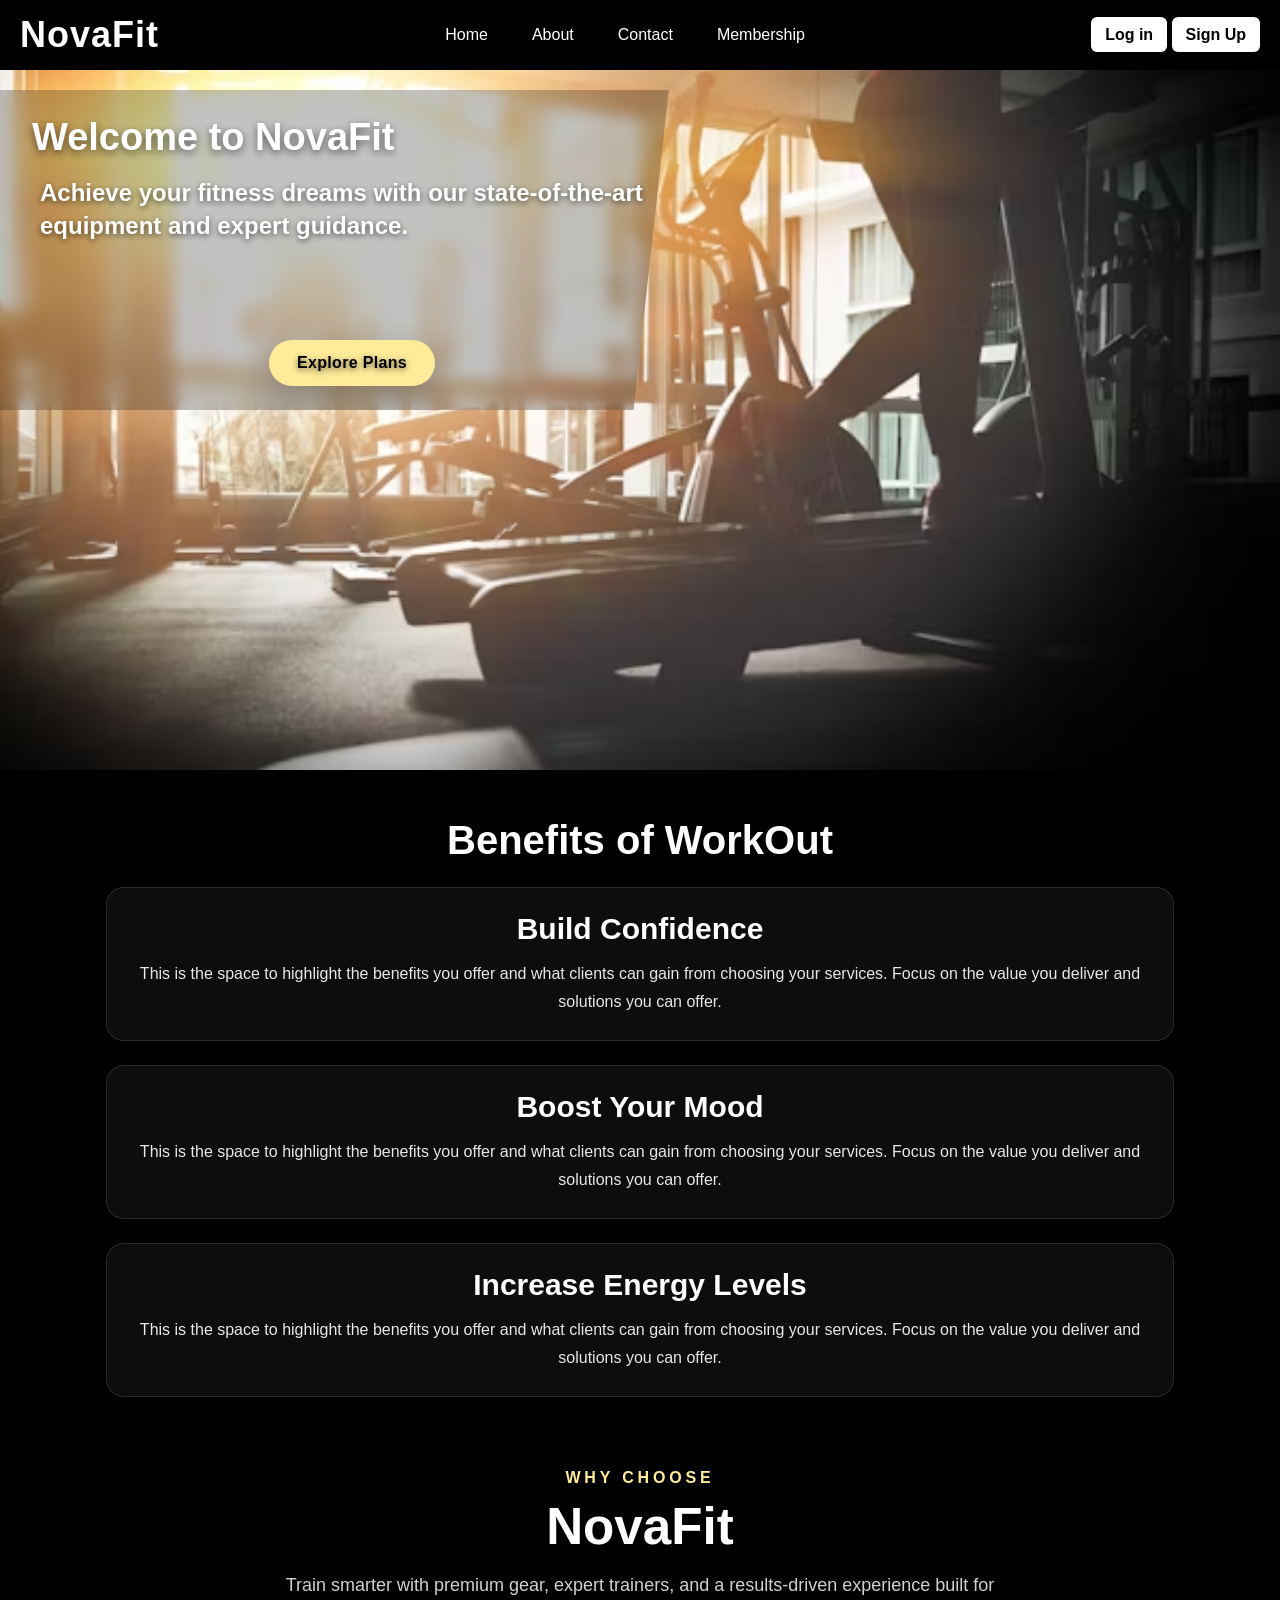
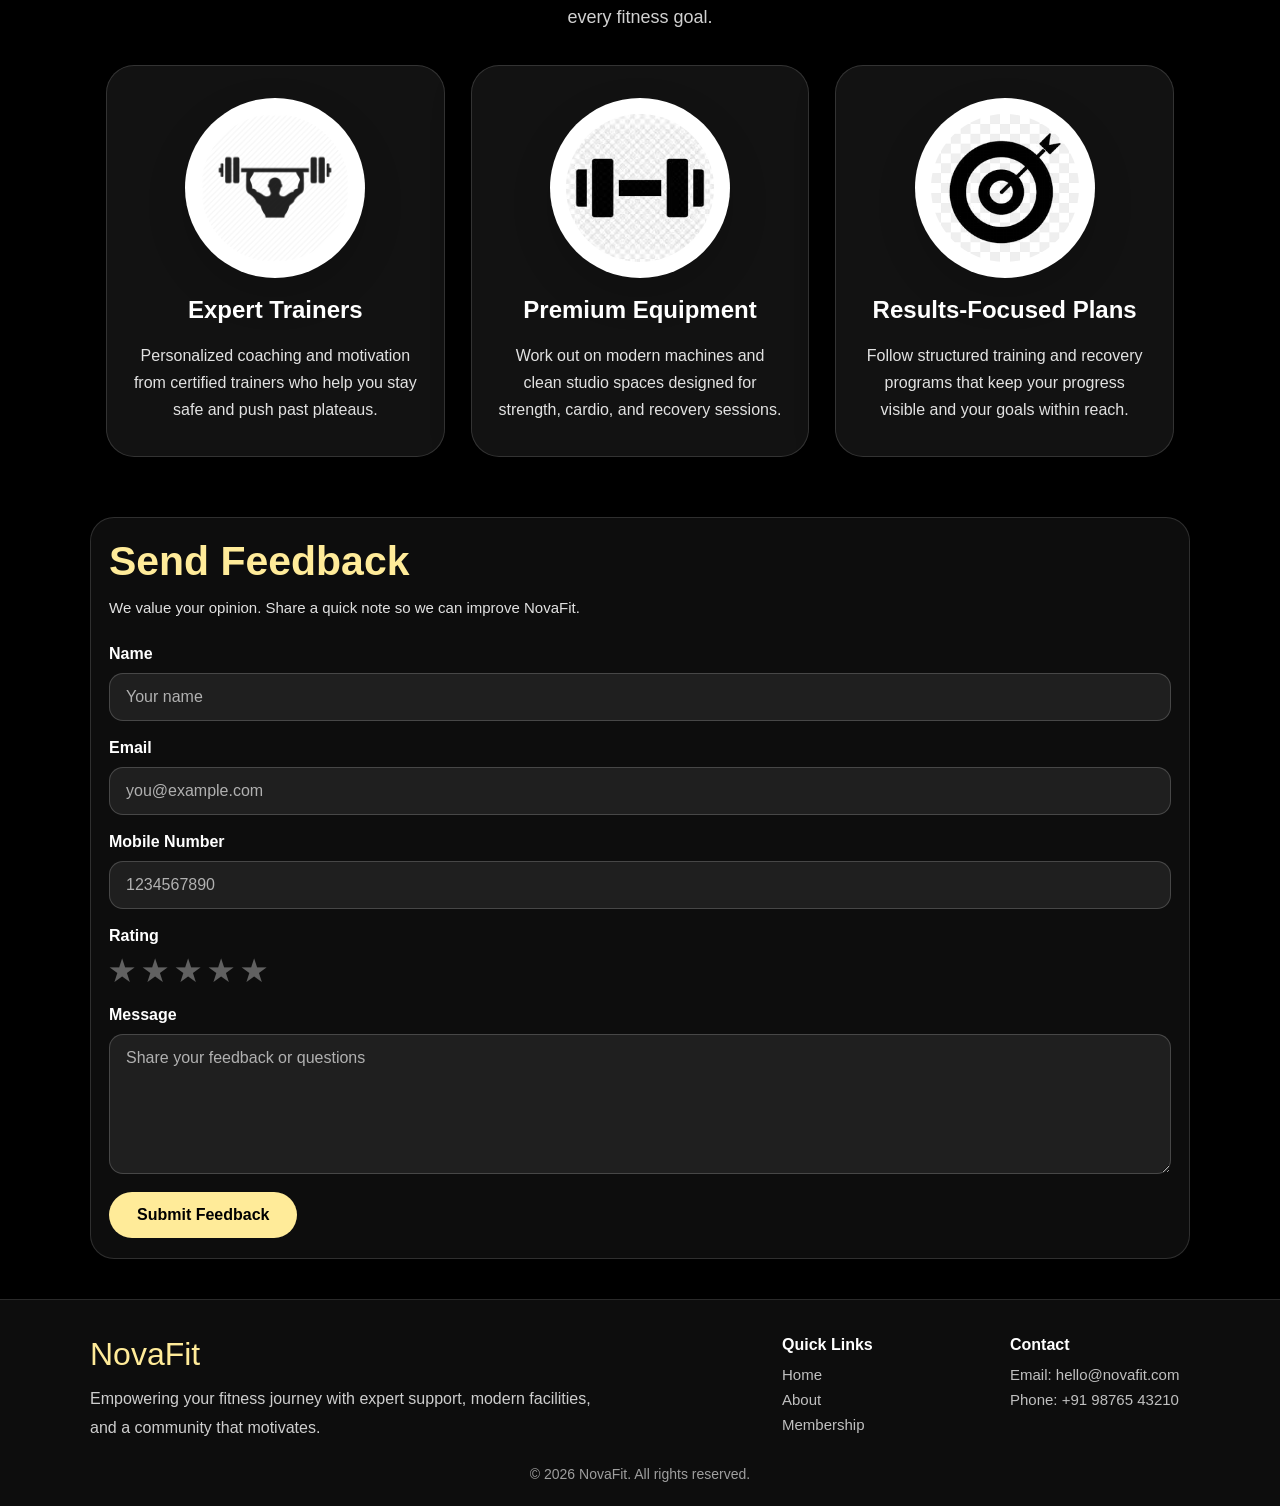
<file: index.html>
<!DOCTYPE html>
<html lang="en">
<head>
    <meta charset="UTF-8">
    <meta name="viewport" content="width=device-width, initial-scale=1.0">
    <title>GymPro - Home</title>
    <link rel="stylesheet" href="css file/index.css">
</head>
<body>

    <nav class="navbar">
        
        <input type="checkbox" id="nav-toggle" class="nav-toggle">

        <label for="nav-toggle" class="nav-hamburger" aria-label="Toggle navigation">
            <span></span>
            <span></span>
            <span></span>
        </label>

        <div class="nav-left">
            <a href="index.html" class="brand">NovaFit</a>
        </div>

        <ul class="nav-links nav-links-primary">
            <li><a href="index.html">Home</a></li>
            <li><a href="about.html">About</a></li>
            <li><a href="contact.html">Contact</a></li>
            <li><a href="membership.html">Membership</a></li>
        </ul>

        <div class="nav-right">
            <a href="login.html" class="login-btn">Log in</a>
            <a href="signup.html" class="login-btn">Sign Up</a>
        </div>
        

        <div class="nav-menu-overlay" aria-hidden="true">
            <div class="nav-menu-panel">
                <div class="nav-menu-header">
                    <span class="menu-title">Menu</span>
                    <label for="nav-toggle" class="nav-close">X</label>
                </div>
                <ul class="nav-links nav-links-overlay">
                    <li><a href="index.html">Home</a></li>
                    <li><a href="about.html">About</a></li>
                    <li><a href="contact.html">Contact</a></li>
                    <li><a href="membership.html">Membership</a></li>
                    <li><a href="login.html">Log In</a></li>
                    <li><a href="signup.html">Sign Up</a></li>
                </ul>
            </div>
        </div>
    </nav>

    <div class="image-container">
        <picture class="hero">
            <img src="image/picture3.jpg" alt="Gym banner" class="hero-img">
        </picture>

        <div class="hero-overlay">
            <div>
                <h1 class="hero-welcome">Welcome to NovaFit</h1>
                <h2 class="hero-main">Achieve your fitness dreams with our state-of-the-art equipment and expert guidance.</h2>
            </div>
            <a href="membership.html" class="explore-btn">Explore Plans</a>
        </div>
    </div>

    <section class="benefits" aria-label="Benefits">
        <h3 class="benefits-title">Benefits of WorkOut</h3>
        <div class="benefits-grid">
            <article class="benefit-card">
                <h4>Build Confidence</h4>
                <p>This is the space to highlight the benefits you offer and what clients can gain from choosing your services. Focus on the value you deliver and solutions you can offer.</p>
            </article>
            <article class="benefit-card">
                <h4>Boost Your Mood</h4>
                <p>This is the space to highlight the benefits you offer and what clients can gain from choosing your services. Focus on the value you deliver and solutions you can offer.</p>
            </article>
            <article class="benefit-card">
                <h4>Increase Energy Levels</h4>
                <p>This is the space to highlight the benefits you offer and what clients can gain from choosing your services. Focus on the value you deliver and solutions you can offer.</p>
            </article>
        </div>
    </section>

    <section class="why-novafit" aria-label="Why choose NovaFit">
        <div class="section-header">
            <p class="section-label">Why choose</p>
            <h3>NovaFit</h3>
            <p class="section-subtitle">Train smarter with premium gear, expert trainers, and a results-driven experience built for every fitness goal.</p>
        </div>
        <div class="choices-grid">
            <article class="choice-card">
                <div class="choice-image">
                    <img src="image/workout1.jpg" alt="Expert trainers at NovaFit">
                </div>
                <h4>Expert Trainers</h4>
                <p>Personalized coaching and motivation from certified trainers who help you stay safe and push past plateaus.</p>
            </article>
            <article class="choice-card">
                <div class="choice-image">
                    <img src="image/workout2.jpg" alt="Modern equipment at NovaFit">
                </div>
                <h4>Premium Equipment</h4>
                <p>Work out on modern machines and clean studio spaces designed for strength, cardio, and recovery sessions.</p>
            </article>
            <article class="choice-card">
                <div class="choice-image">
                    <img src="image/workout3.jpg" alt="Results-driven approach at NovaFit">
                </div>
                <h4>Results-Focused Plans</h4>
                <p>Follow structured training and recovery programs that keep your progress visible and your goals within reach.</p>
            </article>
        </div>
    </section>

<section class="feedback-section" aria-label="Feedback Form">
        <div class="feedback-intro">
            <h3>Send Feedback</h3>
            <p>We value your opinion. Share a quick note so we can improve NovaFit.</p>
        </div>
        <div id="feedback-message" class="feedback-message" aria-live="polite"></div>
        <form class="feedback-form" action="feedback-submit.php" method="post">
            <div class="form-row">
                <label for="name">Name</label>
                <input type="text" id="name" name="name" placeholder="Your name" required>
            </div>
            <div class="form-row">
                <label for="email">Email</label>
                <input type="email" id="email" name="email" placeholder="you@example.com" required>
            </div>
            <div class="form-row">
                <label for="mobile">Mobile Number</label>
                <input type="tel" id="mobile" name="mobile" placeholder="1234567890" pattern="[0-9]{10}" required>
            </div>
            <div class="form-row rating-row">
                <span>Rating</span>
                <div class="star-rating" role="radiogroup" aria-label="Feedback rating">
                    <input type="radio" id="star5" name="rating" value="5" required>
                    <label for="star5" title="Excellent">★</label>
                    <input type="radio" id="star4" name="rating" value="4">
                    <label for="star4" title="Very Good">★</label>
                    <input type="radio" id="star3" name="rating" value="3">
                    <label for="star3" title="Good">★</label>
                    <input type="radio" id="star2" name="rating" value="2">
                    <label for="star2" title="Fair">★</label>
                    <input type="radio" id="star1" name="rating" value="1">
                    <label for="star1" title="Needs Improvement">★</label>
                </div>
            </div>
            <div class="form-row">
                <label for="message">Message</label>
                <textarea id="message" name="message" rows="5" placeholder="Share your feedback or questions" required></textarea>
            </div>
            <button type="submit" class="submit-btn">Submit Feedback</button>
        </form>
    </section>

    <script>
        const params = new URLSearchParams(window.location.search);
        const feedbackStatus = params.get('feedback');
        const feedbackMessage = document.getElementById('feedback-message');
        if (feedbackMessage && feedbackStatus) {
            if (feedbackStatus === 'success') {
                feedbackMessage.textContent = 'Thank you! Your feedback has been submitted.';
                feedbackMessage.classList.add('feedback-message-success');
            } else {
                feedbackMessage.textContent = 'Please fill in all fields before submitting.';
                feedbackMessage.classList.add('feedback-message-error');
            }
        }
    </script>
    <footer class="site-footer" aria-label="Footer">
        <div class="footer-content">
            <div class="footer-brand">
                <a href="index.html" class="brand">NovaFit</a>
                <p>Empowering your fitness journey with expert support, modern facilities, and a community that motivates.</p>
            </div>
            <div class="footer-links">
                <div>
                    <h4>Quick Links</h4>
                    <a href="index.html">Home</a>
                    <a href="about.html">About</a>
                    <a href="membership.html">Membership</a>
                </div>
                <div>
                    <h4>Contact</h4>
                    <p>Email: hello@novafit.com</p>
                    <p>Phone: +91 98765 43210</p>
                </div>
            </div>
        </div>
        <p class="footer-note">© 2026 NovaFit. All rights reserved.</p>
    </footer>
</body>
</html>
</file>
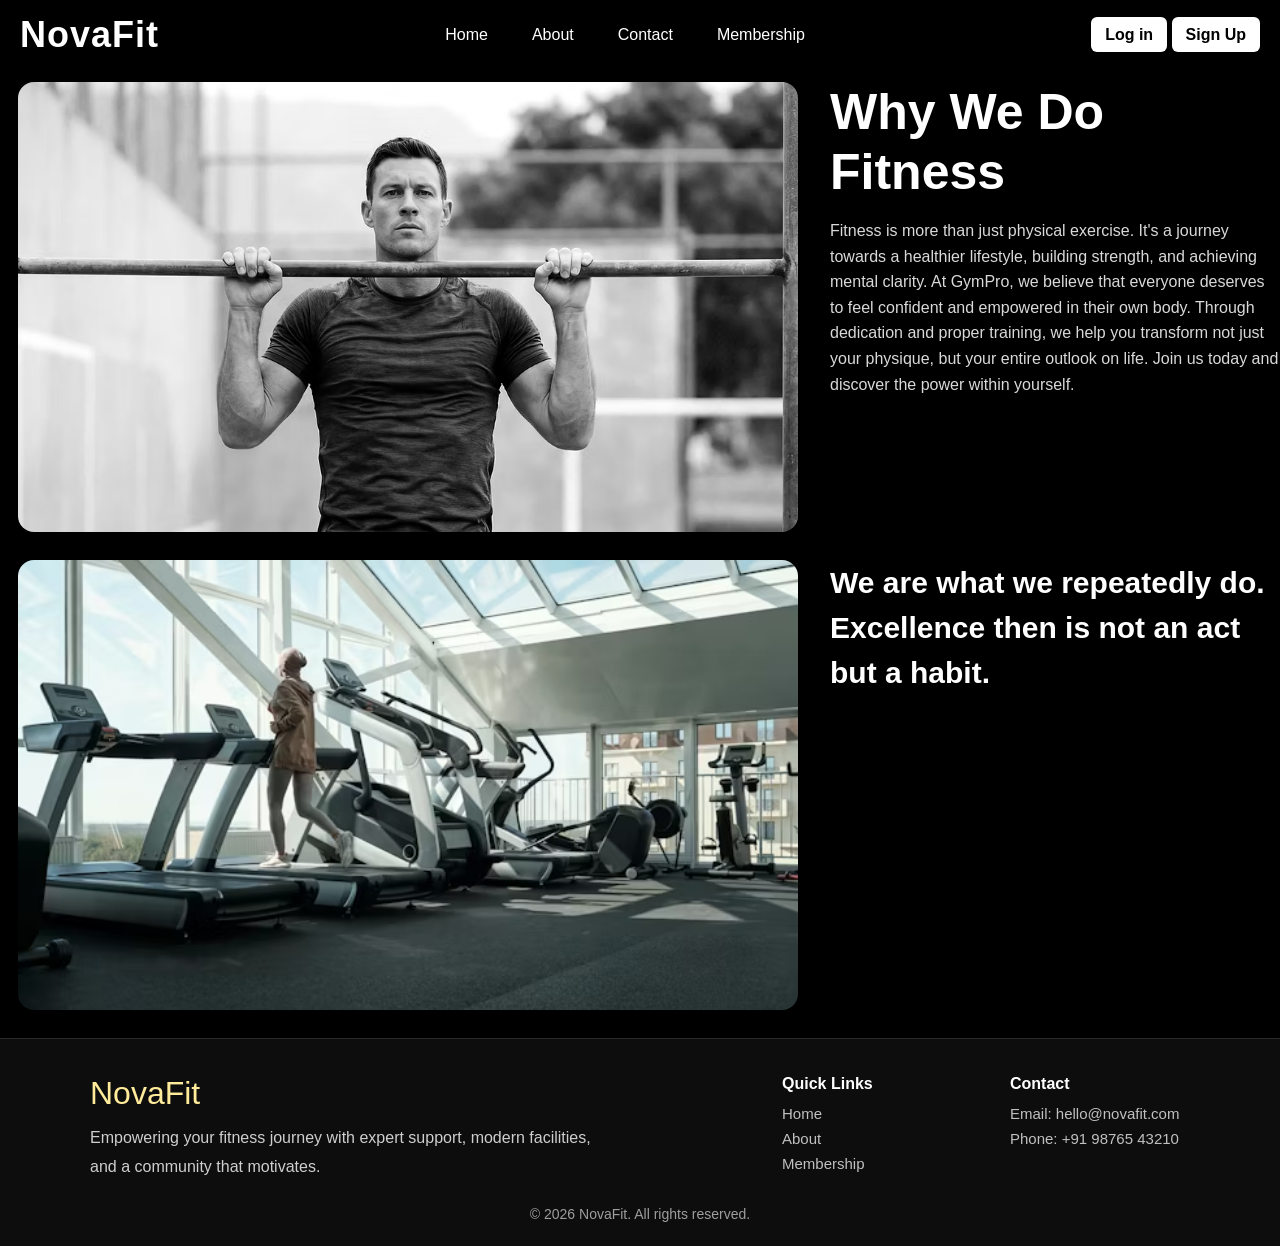
<file: about.html>
<!DOCTYPE html>
<html lang="en">
<head>
    <meta charset="UTF-8">
    <meta name="viewport" content="width=device-width, initial-scale=1.0">
    <title>GymPro - About</title>
    <link rel="stylesheet" href="css file/about.css">
</head>
<body>
    <nav class="navbar">
        
        <input type="checkbox" id="nav-toggle" class="nav-toggle">

        <label for="nav-toggle" class="nav-hamburger" aria-label="Toggle navigation">
            <span></span>
            <span></span>
            <span></span>
        </label>

        <div class="nav-left">
            <a href="index.html" class="brand">NovaFit</a>
        </div>

        <ul class="nav-links nav-links-primary">
            <li><a href="index.html">Home</a></li>
            <li><a href="about.html">About</a></li>
            <li><a href="contact.html">Contact</a></li>
            <li><a href="membership.html">Membership</a></li>
        </ul>

        <div class="nav-right">
            <a href="login.html" class="login-btn">Log in</a>
            <a href="signup.html" class="login-btn">Sign Up</a>
        </div>
        

        <div class="nav-menu-overlay" aria-hidden="true">
            <div class="nav-menu-panel">
                <div class="nav-menu-header">
                    <span class="menu-title">Menu</span>
                    <label for="nav-toggle" class="nav-close">X</label>
                </div>
                <ul class="nav-links nav-links-overlay">
                    <li><a href="index.html">Home</a></li>
                    <li><a href="about.html">About</a></li>
                    <li><a href="contact.html">Contact</a></li>
                    <li><a href="membership.html">Membership</a></li>
                    <li><a href="login.html">Log In</a></li>
                    <li><a href="signup.html">Sign Up</a></li>
                </ul>
            </div>
        </div>
    </nav>

    <div class="hero-section">
        <div class="image-container1">
            <picture class="hero1">
                <img src="image/image5.jpg" alt="Gym banner" class="hero-img1">
            </picture>
        </div>

        <div class="text-container1">
            <h2 class="hero-title">Why We Do Fitness</h2>
            <p class="hero-description">
                Fitness is more than just physical exercise. It's a journey towards a healthier lifestyle, building strength, and achieving mental clarity. At GymPro, we believe that everyone deserves to feel confident and empowered in their own body. Through dedication and proper training, we help you transform not just your physique, but your entire outlook on life. Join us today and discover the power within yourself.
            </p>
        </div>
    </div>

    <div class="hero-section">
        <div class="image-container2">
            <picture class="hero2">
                <img src="image/image2.jpg" alt="Gym banner" class="hero-img2">
            </picture>
        </div>

        <div class="text-container2">
            <p class="hero-quote">We are what we repeatedly do. Excellence then is not an act but a habit.</p>
        </div>
    </div>


    <footer class="site-footer" aria-label="Footer">
        <div class="footer-content">
            <div class="footer-brand">
                <a href="#" class="brand">NovaFit</a>
                <p>Empowering your fitness journey with expert support, modern facilities, and a community that motivates.</p>
            </div>
            <div class="footer-links">
                <div>
                    <h4>Quick Links</h4>
                    <a href="index.html">Home</a>
                    <a href="about.html">About</a>
                    <a href="membership.html">Membership</a>
                </div>
                <div>
                    <h4>Contact</h4>
                    <p>Email: hello@novafit.com</p>
                    <p>Phone: +91 98765 43210</p>
                </div>
            </div>
        </div>
        <p class="footer-note">© 2026 NovaFit. All rights reserved.</p>
    </footer>
</body>
</html>
</file>
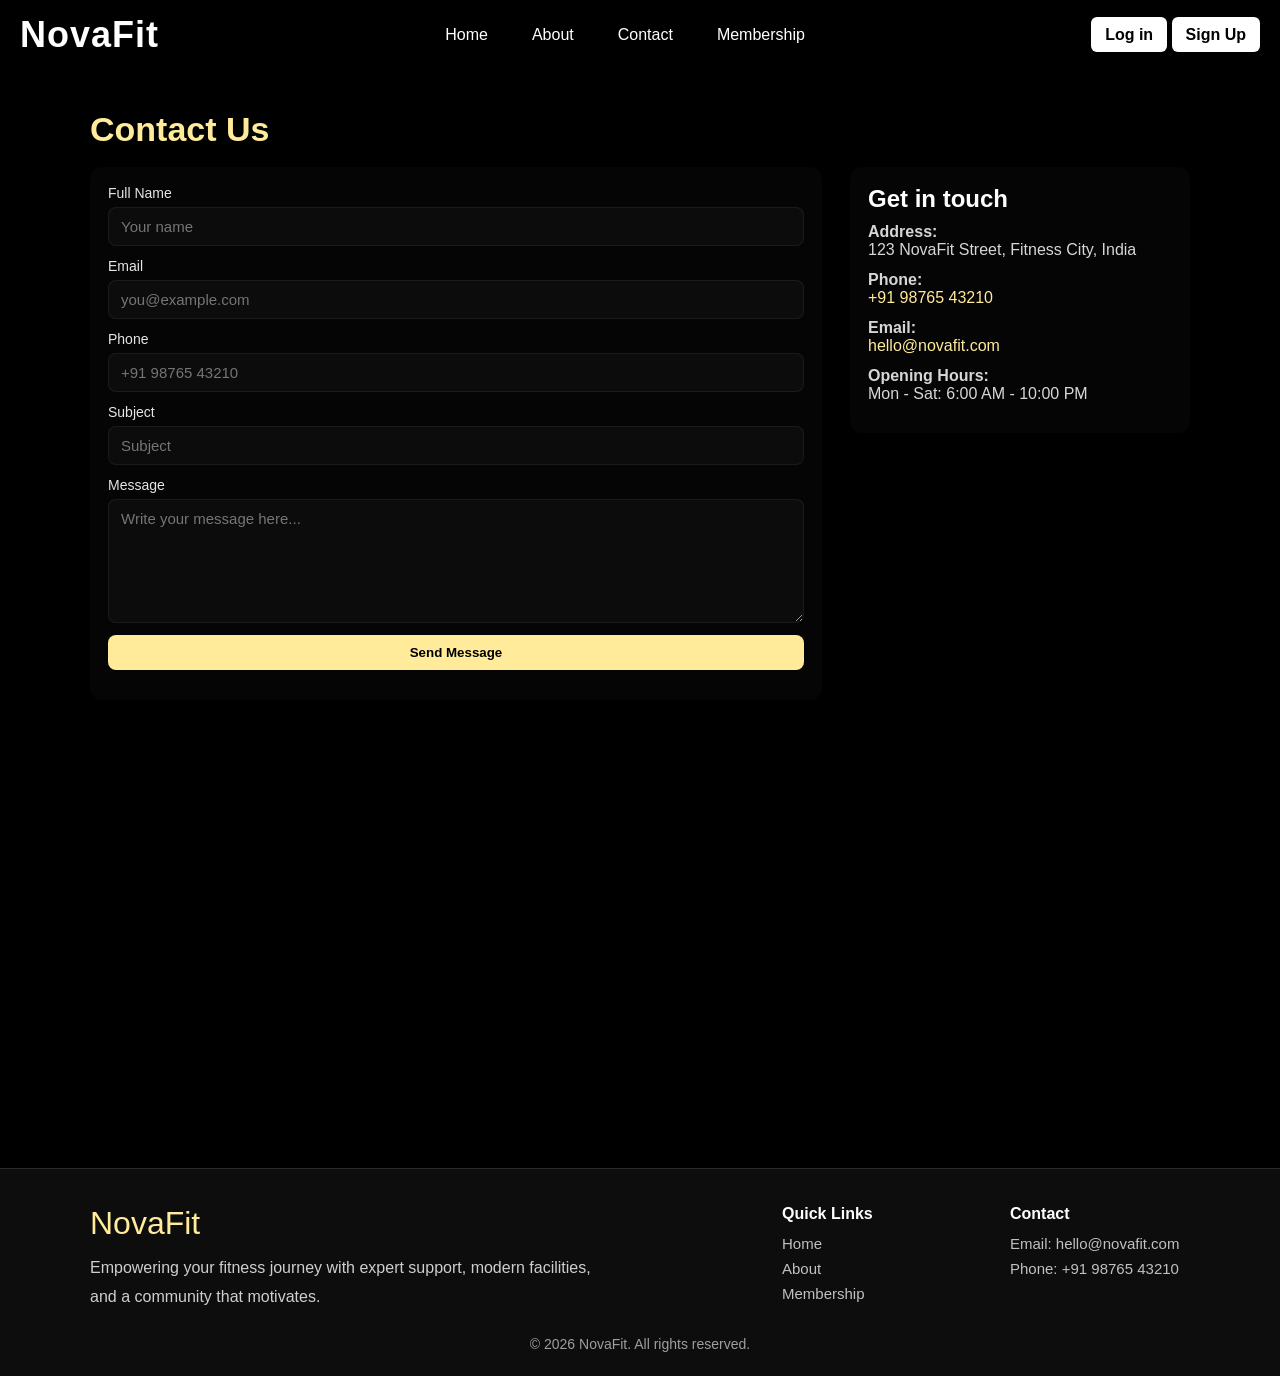
<file: contact.html>
<!DOCTYPE html>
<html lang="en">
<head>
    <meta charset="UTF-8">
    <meta name="viewport" content="width=device-width, initial-scale=1.0">
    <title>GymPro - Home</title>
    <link rel="stylesheet" href="css file/contact.css">
</head>
<body>

    <nav class="navbar">
        
        <input type="checkbox" id="nav-toggle" class="nav-toggle">

        <label for="nav-toggle" class="nav-hamburger" aria-label="Toggle navigation">
            <span></span>
            <span></span>
            <span></span>
        </label>

        <div class="nav-left">
            <a href="index.html" class="brand">NovaFit</a>
        </div>

        <ul class="nav-links nav-links-primary">
            <li><a href="index.html">Home</a></li>
            <li><a href="about.html">About</a></li>
            <li><a href="contact.html">Contact</a></li>
            <li><a href="membership.html">Membership</a></li>
        </ul>

        <div class="nav-right">
            <a href="login.html" class="login-btn">Log in</a>
            <a href="signup.html" class="login-btn">Sign Up</a>
        </div>
        

        <div class="nav-menu-overlay" aria-hidden="true">
            <div class="nav-menu-panel">
                <div class="nav-menu-header">
                    <span class="menu-title">Menu</span>
                    <label for="nav-toggle" class="nav-close">X</label>
                </div>
                <ul class="nav-links nav-links-overlay">
                    <li><a href="index.html">Home</a></li>
                    <li><a href="about.html">About</a></li>
                    <li><a href="contact.html">Contact</a></li>
                    <li><a href="membership.html">Membership</a></li>
                    <li><a href="login.html">Log In</a></li>
                    <li><a href="signup.html">Sign Up</a></li>
                </ul>
            </div>
        </div>
    </nav>

    <main class="contact-section">
        <div class="container contact-container">
            <h1 class="page-title">Contact Us</h1>
            <div class="contact-grid">
                <form class="contact-form" action="#" method="post" novalidate>
                    <div class="form-row">
                        <label for="name">Full Name</label>
                        <input type="text" id="name" name="name" placeholder="Your name" required>
                    </div>
                    <div class="form-row">
                        <label for="email">Email</label>
                        <input type="email" id="email" name="email" placeholder="you@example.com" required>
                    </div>
                    <div class="form-row">
                        <label for="phone">Phone</label>
                        <input type="tel" id="phone" name="phone" placeholder="+91 98765 43210">
                    </div>
                    <div class="form-row">
                        <label for="subject">Subject</label>
                        <input type="text" id="subject" name="subject" placeholder="Subject">
                    </div>
                    <div class="form-row">
                        <label for="message">Message</label>
                        <textarea id="message" name="message" rows="6" placeholder="Write your message here..." required></textarea>
                    </div>
                    <div class="form-row form-actions">
                        <button type="submit" class="btn-primary">Send Message</button>
                    </div>
                </form>

                <aside class="contact-details">
                    <h2>Get in touch</h2>
                    <p class="detail"><strong>Address:</strong><br>123 NovaFit Street, Fitness City, India</p>
                    <p class="detail"><strong>Phone:</strong><br><a href="tel:+919876543210">+91 98765 43210</a></p>
                    <p class="detail"><strong>Email:</strong><br><a href="mailto:hello@novafit.com">hello@novafit.com</a></p>
                    <p class="detail"><strong>Opening Hours:</strong><br>Mon - Sat: 6:00 AM - 10:00 PM</p>
                </aside>
            </div>
        </div>

        <div class="map-wrapper">
            <!-- Replace src with your Google Maps embed link or other map provider -->
            <iframe src="https://www.google.com/maps/embed?pb=!1m18!1m12!1m3!1d3769.123456789!2d72.8777!3d19.0760!2m3!1f0!2f0!3f0!3m2!1i1024!2i768!4f13.1!3m3!1m2!1s0x3be7c63cf0a1d1a3%3A0xabcdef1234567890!2sMumbai!5e0!3m2!1sen!2sin!4v1620000000000!5m2!1sen!2sin" allowfullscreen="" loading="lazy" referrerpolicy="no-referrer-when-downgrade"></iframe>
        </div>
    </main>



    <footer class="site-footer" aria-label="Footer">
        <div class="footer-content">
            <div class="footer-brand">
                <a href="index.html" class="brand">NovaFit</a>
                <p>Empowering your fitness journey with expert support, modern facilities, and a community that motivates.</p>
            </div>
            <div class="footer-links">
                <div>
                    <h4>Quick Links</h4>
                    <a href="index.html">Home</a>
                    <a href="about.html">About</a>
                    <a href="membership.html">Membership</a>
                </div>
                <div>
                    <h4>Contact</h4>
                    <p>Email: hello@novafit.com</p>
                    <p>Phone: +91 98765 43210</p>
                </div>
            </div>
        </div>
        <p class="footer-note">© 2026 NovaFit. All rights reserved.</p>
    </footer>
</file>
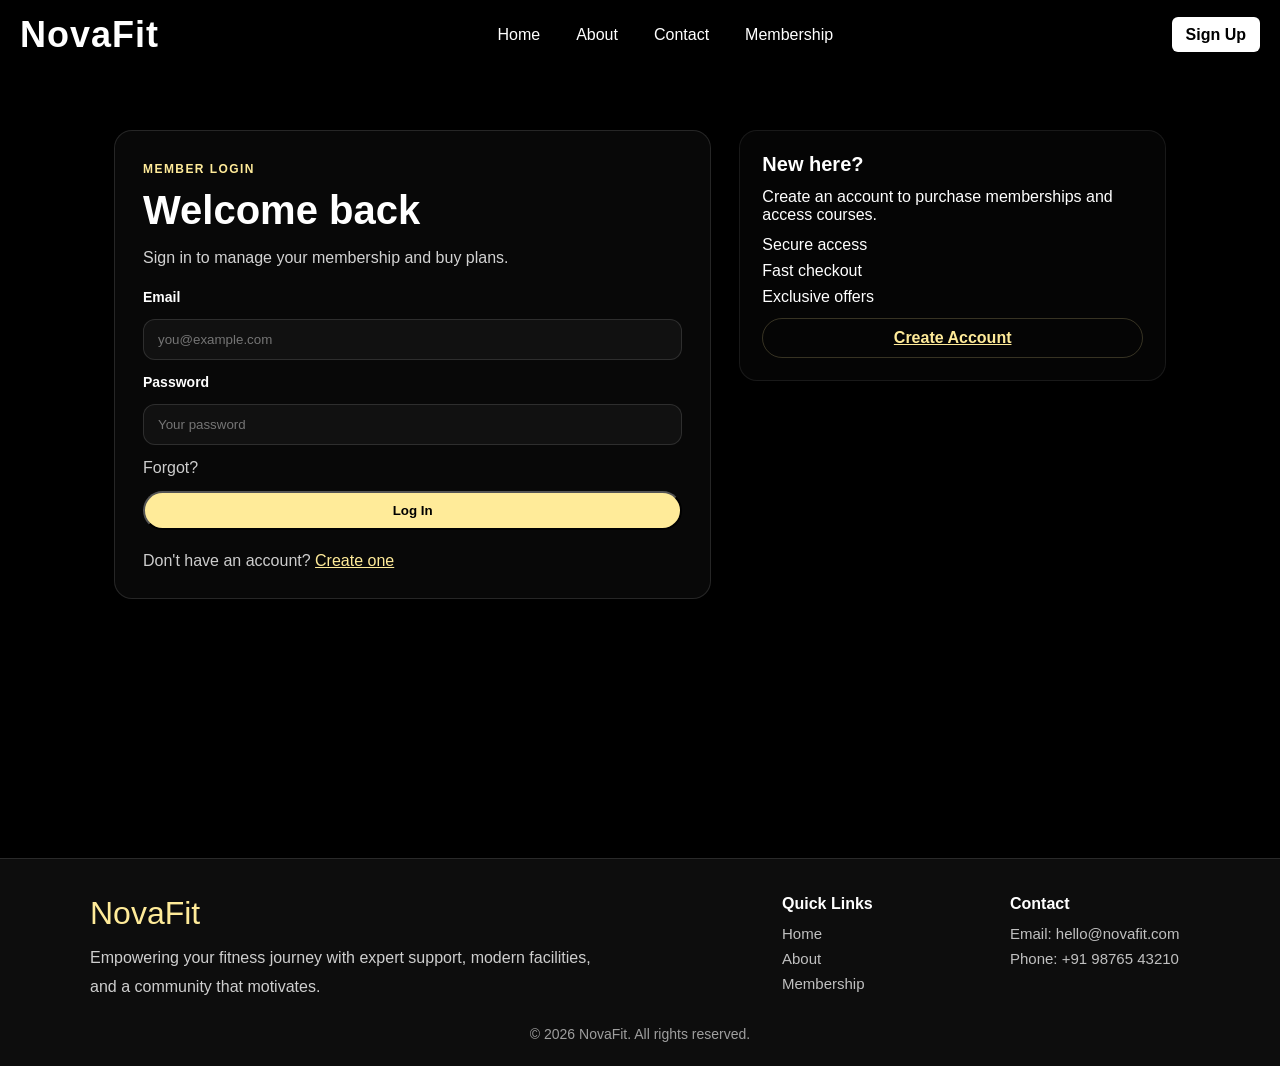
<file: login.html>
<!DOCTYPE html>
<html lang="en">
<head>
    <meta charset="UTF-8">
    <meta name="viewport" content="width=device-width, initial-scale=1.0">
    <title>NovaFit - Login</title>
    <link rel="stylesheet" href="css file/auth.css">
</head>
<body>
     <nav class="navbar">
        <input type="checkbox" id="nav-toggle" class="nav-toggle">

        <label for="nav-toggle" class="nav-hamburger" aria-label="Toggle navigation">
            <span></span>
            <span></span>
            <span></span>
        </label>

        <div class="nav-left">
            <a href="index.html" class="brand">NovaFit</a>
        </div>

        <ul class="nav-links nav-links-primary">
            <li><a href="index.html">Home</a></li>
            <li><a href="about.html">About</a></li>
            <li><a href="contact.html">Contact</a></li>
            <li><a href="membership.html">Membership</a></li>
        </ul>

        <div class="nav-right">
            <a href="signup.html" class="login-btn">Sign Up</a>
        </div>
        

        <div class="nav-menu-overlay" aria-hidden="true">
            <div class="nav-menu-panel">
                <div class="nav-menu-header">
                    <span class="menu-title">Menu</span>
                    <label for="nav-toggle" class="nav-close">X</label>
                </div>
                <ul class="nav-links nav-links-overlay">
                    <li><a href="index.html">Home</a></li>
                    <li><a href="about.html">About</a></li>
                    <li><a href="contact.html">Contact</a></li>
                    <li><a href="membership.html">Membership</a></li>
                    <li><a href="login.html">Log In</a></li>
                    <li><a href="signup.html">Sign Up</a></li>
                </ul>
            </div>
        </div>
    </nav>

    <main class="auth-page">
        <section class="auth-card login-card">
            <div class="auth-heading">
                <span class="eyebrow">Member login</span>
                <h1>Welcome back</h1>
                <p>Sign in to manage your membership and buy plans.</p>
            </div>

            <form class="auth-form" id="login-form" action="#" method="post">
                <label for="email">Email</label>
                <input type="email" id="email" name="email" placeholder="you@example.com" required>

                <label for="password">Password</label>
                <input type="password" id="password" name="password" placeholder="Your password" required>

                <div class="auth-row">
                    <a href="#" class="auth-forgot">Forgot?</a>
                </div>

                <button type="submit" class="button button-primary">Log In</button>
                <p class="auth-footer">Don't have an account? <a href="signup.html">Create one</a></p>
            </form>
        </section>

        <aside class="auth-panel-side">
            <h2>New here?</h2>
            <p>Create an account to purchase memberships and access courses.</p>
            <ul class="feature-list">
                <li>Secure access</li>
                <li>Fast checkout</li>
                <li>Exclusive offers</li>
            </ul>
            <a href="signup.html" class="button button-outline">Create Account</a>
        </aside>
    </main>


    <footer class="site-footer" aria-label="Footer">
        <div class="footer-content">
            <div class="footer-brand">
                <a href="index.html" class="brand">NovaFit</a>
                <p>Empowering your fitness journey with expert support, modern facilities, and a community that motivates.</p>
            </div>
            <div class="footer-links">
                <div>
                    <h4>Quick Links</h4>
                    <a href="index.html">Home</a>
                    <a href="about.html">About</a>
                    <a href="membership.html">Membership</a>
                </div>
                <div>
                    <h4>Contact</h4>
                    <p>Email: hello@novafit.com</p>
                    <p>Phone: +91 98765 43210</p>
                </div>
            </div>
        </div>
        <p class="footer-note">© 2026 NovaFit. All rights reserved.</p>
    </footer>
</body>
</html>
</file>
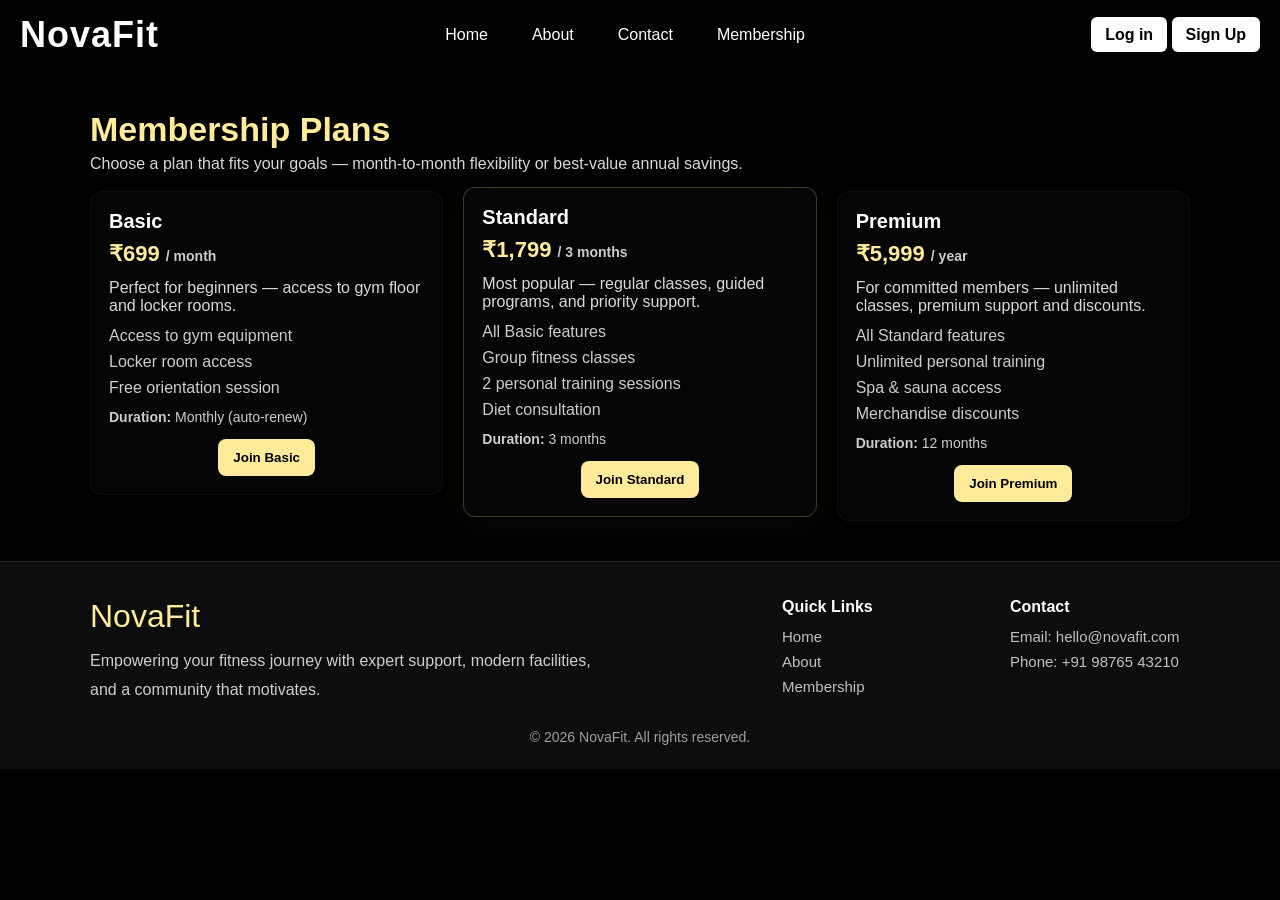
<file: membership.html>
<!DOCTYPE html>
<html lang="en">
<head>
    <meta charset="UTF-8">
    <meta name="viewport" content="width=device-width, initial-scale=1.0">
    <title>GymPro - Home</title>
    <link rel="stylesheet" href="css file/membership.css">
</head>
<body>

    <nav class="navbar">
        
        <input type="checkbox" id="nav-toggle" class="nav-toggle">

        <label for="nav-toggle" class="nav-hamburger" aria-label="Toggle navigation">
            <span></span>
            <span></span>
            <span></span>
        </label>

        <div class="nav-left">
            <a href="index.html" class="brand">NovaFit</a>
        </div>

        <ul class="nav-links nav-links-primary">
            <li><a href="index.html">Home</a></li>
            <li><a href="about.html">About</a></li>
            <li><a href="contact.html">Contact</a></li>
            <li><a href="membership.html">Membership</a></li>
        </ul>

        <div class="nav-right">
            <a href="login.html" class="login-btn">Log in</a>
            <a href="signup.html" class="login-btn">Sign Up</a>
        </div>
        

        <div class="nav-menu-overlay" aria-hidden="true">
            <div class="nav-menu-panel">
                <div class="nav-menu-header">
                    <span class="menu-title">Menu</span>
                    <label for="nav-toggle" class="nav-close">X</label>
                </div>
                <ul class="nav-links nav-links-overlay">
                    <li><a href="index.html">Home</a></li>
                    <li><a href="about.html">About</a></li>
                    <li><a href="contact.html">Contact</a></li>
                    <li><a href="membership.html">Membership</a></li>
                    <li><a href="login.html">Log In</a></li>
                    <li><a href="signup.html">Sign Up</a></li>
                </ul>
            </div>
        </div>
    </nav>


    <main class="membership-section">
        <div class="container membership-container">
            <h1 class="page-title">Membership Plans</h1>
            <p class="lead">Choose a plan that fits your goals — month-to-month flexibility or best-value annual savings.</p>

            <div class="pricing-grid">
                <article class="plan-card">
                    <header class="plan-header">
                        <h3>Basic</h3>
                        <p class="price">₹699 <span>/ month</span></p>
                    </header>
                    <div class="plan-body">
                        <p class="plan-desc">Perfect for beginners — access to gym floor and locker rooms.</p>
                        <ul class="features">
                            <li>Access to gym equipment</li>
                            <li>Locker room access</li>
                            <li>Free orientation session</li>
                        </ul>
                        <p class="duration"><strong>Duration:</strong> Monthly (auto-renew)</p>
                    </div>
                    <footer class="plan-cta">
                        <button class="btn-join btn-primary">Join Basic</button>
                    </footer>
                </article>

                <article class="plan-card popular">
                    <header class="plan-header">
                        <h3>Standard</h3>
                        <p class="price">₹1,799 <span>/ 3 months</span></p>
                    </header>
                    <div class="plan-body">
                        <p class="plan-desc">Most popular — regular classes, guided programs, and priority support.</p>
                        <ul class="features">
                            <li>All Basic features</li>
                            <li>Group fitness classes</li>
                            <li>2 personal training sessions</li>
                            <li>Diet consultation</li>
                        </ul>
                        <p class="duration"><strong>Duration:</strong> 3 months</p>
                    </div>
                    <footer class="plan-cta">
                        <button class="btn-join btn-primary">Join Standard</button>
                    </footer>
                </article>

                <article class="plan-card">
                    <header class="plan-header">
                        <h3>Premium</h3>
                        <p class="price">₹5,999 <span>/ year</span></p>
                    </header>
                    <div class="plan-body">
                        <p class="plan-desc">For committed members — unlimited classes, premium support and discounts.</p>
                        <ul class="features">
                            <li>All Standard features</li>
                            <li>Unlimited personal training</li>
                            <li>Spa & sauna access</li>
                            <li>Merchandise discounts</li>
                        </ul>
                        <p class="duration"><strong>Duration:</strong> 12 months</p>
                    </div>
                    <footer class="plan-cta">
                        <button class="btn-join btn-primary">Join Premium</button>
                    </footer>
                </article>
            </div>
        </div>
    </main>



      <footer class="site-footer" aria-label="Footer">
        <div class="footer-content">
            <div class="footer-brand">
                <a href="index.html" class="brand">NovaFit</a>
                <p>Empowering your fitness journey with expert support, modern facilities, and a community that motivates.</p>
            </div>
            <div class="footer-links">
                <div>
                    <h4>Quick Links</h4>
                    <a href="index.html">Home</a>
                    <a href="about.html">About</a>
                    <a href="membership.html">Membership</a>
                </div>
                <div>
                    <h4>Contact</h4>
                    <p>Email: hello@novafit.com</p>
                    <p>Phone: +91 98765 43210</p>
                </div>
            </div>
        </div>
        <p class="footer-note">© 2026 NovaFit. All rights reserved.</p>
    </footer>
</file>
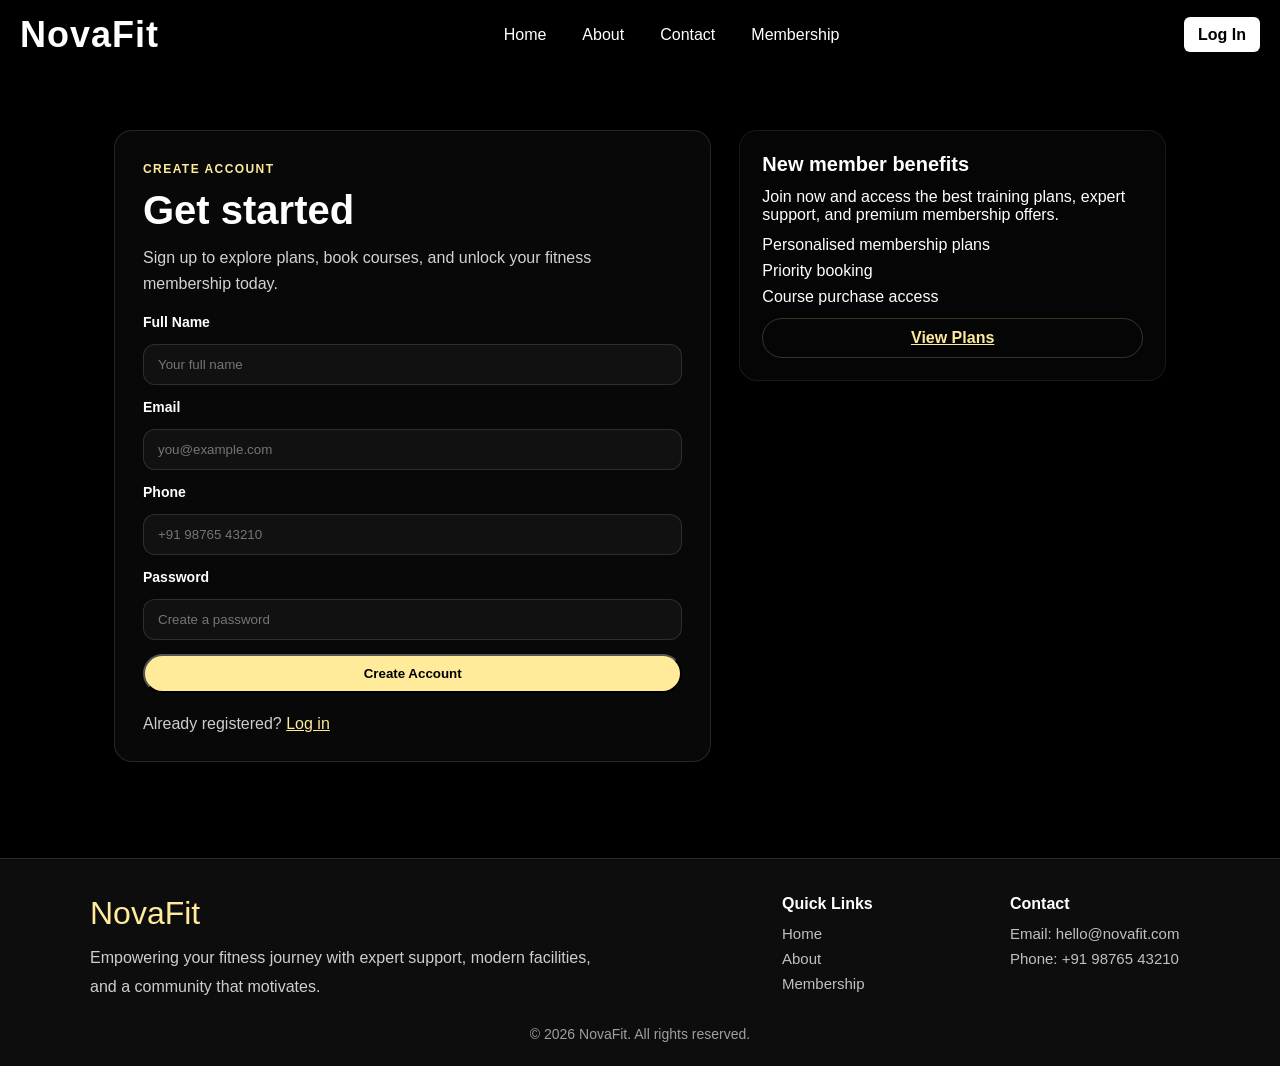
<file: signup.html>
<!DOCTYPE html>
<html lang="en">
<head>
    <meta charset="UTF-8">
    <meta name="viewport" content="width=device-width, initial-scale=1.0">
    <title>NovaFit - Sign Up</title>
    <link rel="stylesheet" href="css file/auth.css">
</head>
<body>
    <nav class="navbar">
        <input type="checkbox" id="nav-toggle" class="nav-toggle">
        <label for="nav-toggle" class="nav-hamburger" aria-label="Toggle navigation">
            <span></span>
            <span></span>
            <span></span>
        </label>
        <div class="nav-left">
            <a href="index.html" class="brand">NovaFit</a>
        </div>
        <ul class="nav-links nav-links-primary">
            <li><a href="index.html">Home</a></li>
            <li><a href="about.html">About</a></li>
            <li><a href="contact.html">Contact</a></li>
            <li><a href="membership.html">Membership</a></li>
        </ul>
        <div class="nav-right">
            <a href="login.html" class="login-btn">Log In</a>
        </div>
        <div class="nav-menu-overlay" aria-hidden="true">
            <div class="nav-menu-panel">
                <div class="nav-menu-header">
                    <span class="menu-title">Menu</span>
                    <label for="nav-toggle" class="nav-close">X</label>
                </div>
                <ul class="nav-links nav-links-overlay">
                    <li><a href="index.html">Home</a></li>
                    <li><a href="about.html">About</a></li>
                    <li><a href="contact.html">Contact</a></li>
                    <li><a href="membership.html">Membership</a></li>
                    <li><a href="login.html">Log In</a></li>
                </ul>
            </div>
        </div>
    </nav>

    <main class="auth-page">
        <section class="auth-card signup-card">
            <div class="auth-heading">
                <span class="eyebrow">Create account</span>
                <h1>Get started</h1>
                <p>Sign up to explore plans, book courses, and unlock your fitness membership today.</p>
            </div>
            <form class="auth-form" action="#" method="post">
                <label for="signup-name">Full Name</label>
                <input type="text" id="signup-name" name="name" placeholder="Your full name" required>

                <label for="signup-email">Email</label>
                <input type="email" id="signup-email" name="email" placeholder="you@example.com" required>

                <label for="signup-phone">Phone</label>
                <input type="tel" id="signup-phone" name="phone" placeholder="+91 98765 43210">

                <label for="signup-password">Password</label>
                <input type="password" id="signup-password" name="password" placeholder="Create a password" required>

                <button type="submit" class="button button-primary">Create Account</button>
                <p class="auth-footer">Already registered? <a href="login.html">Log in</a></p>
            </form>
        </section>
        <aside class="auth-panel-side">
            <h2>New member benefits</h2>
            <p>Join now and access the best training plans, expert support, and premium membership offers.</p>
            <ul class="feature-list">
                <li>Personalised membership plans</li>
                <li>Priority booking</li>
                <li>Course purchase access</li>
            </ul>
            <a href="membership.html" class="button button-outline">View Plans</a>
        </aside>
    </main>

    <footer class="site-footer" aria-label="Footer">
        <div class="footer-content">
            <div class="footer-brand">
                <a href="index.html" class="brand">NovaFit</a>
                <p>Empowering your fitness journey with expert support, modern facilities, and a community that motivates.</p>
            </div>
            <div class="footer-links">
                <div>
                    <h4>Quick Links</h4>
                    <a href="index.html">Home</a>
                    <a href="about.html">About</a>
                    <a href="membership.html">Membership</a>
                </div>
                <div>
                    <h4>Contact</h4>
                    <p>Email: hello@novafit.com</p>
                    <p>Phone: +91 98765 43210</p>
                </div>
            </div>
        </div>
        <p class="footer-note">© 2026 NovaFit. All rights reserved.</p>
    </footer>
</body>
</html>
</file>
<file: css file/index.css>
body {
    background-color:black
}


/* Reset & base */
*{
	margin:0;
	padding:0;
	box-sizing: border-box;
	font-family: Arial, sans-serif;
}

body{
	width:100%;
	min-height:100vh;
	color: #fff;
}

/* Navbar */
.navbar{
	width:100%;
	padding: 14px 20px;
	background: transparent;
	display:flex;
	align-items:center;
	justify-content:space-between;
	gap: 10px;
	position: relative;
}

.nav-left .brand{
	font-size: clamp(24px, 3vw, 36px);
	font-weight:900;
	color:#fff;
	text-decoration:none;
	letter-spacing:1px;
}

.nav-left .brand:hover {
	color:#ffeb99;
}

.nav-menu-overlay{
	display:none;
	/* align menu content to top so links appear from the top */
	align-items:flex-start;
	justify-content:flex-start;
	width:auto;
	background: transparent;
}

.nav-menu-panel{
	width:100%;
	position:relative; /* for positioning close pill */
}

.nav-menu-header{
	display:none;
	align-items:flex-start;
	justify-content:flex-start;
	padding: 18px 16px 14px;
}

.menu-title{
	font-size: clamp(20px, 4vw, 28px);
	font-weight:700;
	color:#fff;
}

.nav-close{
	display:none;
	color:#fff;
	background: rgba(255,255,255,0.08);
	padding: 10px 14px;
	border-radius: 999px;
	cursor:pointer;
	font-weight: 700;
}

.nav-links{
	display:flex;
	gap:28px;
	list-style:none;
	align-items:center;
	

}

.nav-links.nav-links-overlay{
	display:flex;
	flex-direction:column;
	gap:14px;
	align-items:flex-start;
	padding:0;
	width:100%;
}

.nav-links.nav-links-overlay li a{
	display:block;
	width:100%;
	padding:16px 18px;
	border-radius:10px;
}

.nav-links li a{
	color:#fff;
	text-decoration:none;
	font-size: clamp(13px, 1.6vw, 16px);
	padding:6px 8px;
	border-radius:4px;
	transition: all 180ms ease;
	white-space: nowrap;
}

.nav-links li a:hover{
	background: rgba(255,255,255,0.06);
	color:#ffeb99;
}

.login-btn{
	background-color:#ffffff;
	color:#000000;
	border:none;
	padding:9px 14px;
	border-radius:6px;
	cursor:pointer;
	font-weight:600;
	transition: background-color 180ms ease;
	text-decoration: none;
}

.login-btn:hover{
	background-color:#e6d8d7;
}

/* Hidden checkbox for CSS-only toggle */
.nav-toggle{ display:none; }

/* Hamburger button (label) */
.nav-hamburger{
	display:none;
	width:36px;
	height:36px;
	align-items:center;
	justify-content:center;
	flex-direction:column;
	gap:5px;
	cursor:pointer;
}

.nav-hamburger span{
	display:block;
	width:22px;
	height:2.5px;
	background:#fff;
	border-radius:2px;
	transition: transform 0.25s ease, opacity 0.25s ease;
}

/* Responsive: tablet */
@media (max-width: 900px){
	.nav-links.nav-links-primary{ gap:10px; }
}

/* Responsive: mobile/tablet */
@media (max-width: 900px){
	.nav-hamburger{ display:flex; }
	.navbar{
		justify-content: space-between;
	}

	.nav-links.nav-links-primary{
		display:none;
	}

	.nav-left{
		position: static;
		left: auto;
		transform: none;
		z-index: 2;
		order: 1;
	}

	.nav-right{
		display: none;
	}

	.nav-menu-overlay{
		display:flex;
		position: fixed;
		top:0;
		left:0;
		right:0;
		bottom:0;
		background: rgba(0,0,0,0.98);
		padding: 36px 18px 18px; /* more top padding so content starts near top */
		overflow-y:auto;
		transform: translateY(-100%);
		transition: transform 300ms ease;
		z-index: 999;
	}

	.nav-toggle:checked ~ .nav-menu-overlay{
		transform: translateY(0);
	}

	.nav-menu-header{
		display:flex;
		align-items:flex-start;
	}

	.nav-close{
		display:inline-flex;
		/* place close button as a right-side pill inside the panel */
		position:absolute;
		right:14px;
		top:28px;
		transform: translateY(-10%);
		padding:10px 14px;
		border-radius:999px;
	}

	.nav-links.nav-links-overlay{
		display:flex;
	}

	.nav-links.nav-links-overlay li{
		width:100%;
	}

	.nav-links.nav-links-overlay li a{
		background: transparent;
		color:#fff;
	}

	.nav-links.nav-links-overlay li a:hover{
		background: rgba(255,255,255,0.08);
	}

	/* Animate hamburger to X */
	.nav-toggle:checked + .nav-hamburger span:nth-child(1){ transform: translateY(6px) rotate(45deg); }
	.nav-toggle:checked + .nav-hamburger span:nth-child(2){ opacity:0; }
	.nav-toggle:checked + .nav-hamburger span:nth-child(3){ transform: translateY(-6px) rotate(-45deg); }

	/* Re-order layout */
	.nav-left{ order: 1; }
	.nav-hamburger{ order: 3; }
	.nav-right{ order: 4; }
	.nav-menu-overlay{ order: 4; }
}

@media (min-width: 901px){
	.nav-menu-overlay{
		display:none;
	}

	.nav-menu-header,
	.nav-close{
		display:none;
	}
}
/* Image container: full-width responsive hero */
.image-container{
	width:100%;
	max-width:100%;
	margin:0;
	padding:0;
}

/* overlay text on hero */
.image-container{ position: relative; overflow: hidden; }

/* add spacing below hero and style benefits section */
.image-container{ margin-bottom: 36px; }

.hero-overlay{
	position: absolute;
	left: 0;
	top: 20px;
	background: rgba(0,0,0,0.24);
	backdrop-filter: blur(8px);
	padding: 28px 32px 24px;
	clip-path: polygon(0 0, 95% 0, 90% 100%, 0 100%);
	width: 55%;
	color: #fff;
	word-wrap: break-word;
	hyphens: auto;
	text-shadow: 0 2px 6px rgba(0,0,0,0.6);
	min-height: 320px;
	display: flex;
	flex-direction: column;
	justify-content: space-between;
}


.hero-welcome{
	font-size: clamp(22px, 3.2vw, 38px);
	line-height: 1.05;
	margin: 0 0 18px 0;
	font-weight: 700;
	text-shadow: 0 3px 8px rgba(0,0,0,0.55);
}

.hero-main{
	font-size: clamp(16px, 2.0vw, 24px);
	line-height: 1.4;
	margin: 0;
	padding: 0 8px;
	font-weight: 600;
	opacity: 0.98;
	text-align: left;
}

.explore-btn{
	align-self: center;
	margin-top: 18px;
	background: #ffeb99;
	color: #000;
	text-decoration: none;
	padding: 14px 28px;
	border-radius: 999px;
	font-weight: 700;
	letter-spacing: 0.02em;
	box-shadow: 0 18px 40px rgba(0,0,0,0.28);
	transition: transform 180ms ease, box-shadow 180ms ease;
}

.explore-btn:hover{
	transform: translateY(-2px);
	box-shadow: 0 22px 48px rgba(0,0,0,0.3);
}

@media (max-width: 900px){
	.hero-overlay{ width: 58%; padding: 30px 26px; clip-path: polygon(0 0, 93% 0, 88% 100%, 0 100%); }
}

@media (max-width: 720px){
	.hero-overlay{ width: 70%; padding: 26px 22px; clip-path: polygon(0 0, 100% 0, 75% 100%, 0 100%); min-height: 260px; }
	.hero-welcome{ font-size: clamp(20px,4.2vw,26px); }
	.hero-main{ font-size: 16px; }
}

@media (max-width: 420px){
	.hero-overlay{ width: 95%; padding: 22px 18px; clip-path: polygon(0 0, 100% 0, 70% 100%, 0 100%); min-height: 220px; }
	.hero-welcome{ font-size: 18px; }
	.hero-main{ font-size: 13px; }
}

.benefits{
	max-width: 1100px;
	margin: 8px auto 48px;
	padding: 12px 16px;
	color: #fff;
	text-align: center;
}
.benefits-title{
    margin: 0 0 24px 0;
    font-size: 50px;
    text-transform: none;
}
.benefits-grid{
	display: flex;
	gap: 24px;
	flex-wrap: wrap;
}
.benefit-card{
	flex: 1 1 calc(33.333% - 16px);
	min-width: 260px;
	background: rgba(255, 255, 255, 0.05);
	border: 1px solid rgba(255, 255, 255, 0.12);
	border-radius: 18px;
	padding: 24px;
	box-shadow: 0 12px 30px rgba(0, 0, 0, 0.22);
}
.benefit-card h4{
	font-size: 30px;
	margin: 0 0 14px 0;
	font-weight: 700;
}
.benefit-card p{
	font-size: 16px;
	line-height: 1.75;
	color: rgba(255,255,255,0.9);
	margin: 0;
}

.why-novafit{
    max-width: 1100px;
    margin: 48px auto;
    padding: 12px 16px;
    color: #fff;
    text-align: center;
}

.section-header{
    max-width: 760px;
    margin: 0 auto 32px;
}

.section-label{
    text-transform: uppercase;
    letter-spacing: 0.24em;
    color: #ffeb99;
    font-weight: 700;
    margin-bottom: 10px;
    display: inline-block;
}

.section-header h3{
    font-size: clamp(38px, 4vw, 54px);
    margin: 0 0 14px;
}

.section-subtitle{
    font-size: 18px;
    line-height: 1.75;
    color: rgba(255,255,255,0.82);
    max-width: 720px;
    margin: 0 auto;
}

.choices-grid{
    display: grid;
    grid-template-columns: repeat(3, minmax(240px, 1fr));
    gap: 26px;
    align-items: stretch;
}

.choice-card{
    background: rgba(255, 255, 255, 0.07);
    border: 1px solid rgba(255, 255, 255, 0.14);
    border-radius: 28px;
    padding: 32px 24px;
    box-shadow: 0 18px 40px rgba(0,0,0,0.22);
    text-align: center;
    display: flex;
    flex-direction: column;
    justify-content: flex-start;
    gap: 18px;
}

.choice-image{
    width: 180px;
    height: 180px;
    margin: 0 auto;
    border-radius: 50%;
    background: #fff;
    padding: 16px;
    display: grid;
    place-items: center;
    box-shadow: 0 16px 40px rgba(0,0,0,0.15);
}

.choice-image img{
    width: 100%;
    height: 100%;
    object-fit: cover;
    border-radius: 50%;
}

.choice-card h4{
    font-size: 24px;
    margin: 0;
    color: #fff;
}

.choice-card p{
    font-size: 16px;
    line-height: 1.7;
    color: rgba(255,255,255,0.88);
    margin: 0;
}

@media (max-width: 900px){
	.benefits-grid{
		gap: 18px;
	}
	.benefit-card{
		flex: 1 1 45%;
	}
	.choices-grid{
		grid-template-columns: repeat(2, minmax(220px, 1fr));
		gap: 22px;
	}
	.benefits-title{ font-size: 44px; }
}

@media (max-width: 720px){
	.benefits-grid{
		flex-direction: column;
	}
	.benefit-card{
		flex: 1 1 100%;
	}
	.choices-grid{
		grid-template-columns: 1fr;
	}
	.choice-card{
		padding: 28px 20px;
	}
	.choice-image{
		width: 150px;
		height: 150px;
		margin-bottom: 18px;
	}
	.choice-card h4{
		font-size: 22px;
	}
	.benefits-title{ font-size: 40px; }
}

@media (max-width: 420px){
	.benefits-title{ font-size: 34px; }
	.benefit-card h4{ font-size: 26px; }
	.choice-image{
		width: 130px;
		height: 130px;
	}
	.choice-card h4{ font-size: 20px; }
	.choice-card p{ font-size: 15px; }
}
	.benefits-grid{
		flex-direction: column;
	}
	.benefit-card{
		flex: 1 1 100%;
	}
	.benefits-title{ font-size: 40px; }
}

@media (max-width: 420px){
	.benefits-title{ font-size: 34px; }
	.benefit-card h4{ font-size: 26px; }
}

@media (max-width: 420px){
    .benefits{ font-size: 16px; }
    .benefits-title{ font-size: 28px; }
}
.feedback-section{
    max-width: 1100px;
    margin: 0 auto 40px;
    padding: 24px 24px;
    background: rgba(255,255,255,0.05);
    border: 1px solid rgba(255,255,255,0.14);
    border-radius: 24px;
    box-shadow: 0 18px 38px rgba(0,0,0,0.28);
}

.feedback-intro{
    margin-bottom: 24px;
}

.feedback-intro h3{
    font-size: clamp(30px, 3.2vw, 42px);
    margin-bottom: 10px;
    color: #ffeb99;
}

.feedback-intro p{
    max-width: 820px;
    line-height: 1.75;
    color: rgba(255,255,255,0.88);
}

.feedback-form{
    display: grid;
    gap: 18px;
}

.form-row{
    display: grid;
    gap: 10px;
}

.form-row label,
.rating-row span{
    font-weight: 700;
    color: #fff;
}

.form-row input,
.form-row textarea{
    width: 100%;
    padding: 14px 16px;
    border-radius: 14px;
    border: 1px solid rgba(255,255,255,0.18);
    background: rgba(255,255,255,0.08);
    color: #fff;
    outline: none;
    font-size: 16px;
}

.form-row input::placeholder,
.form-row textarea::placeholder{
    color: rgba(255,255,255,0.65);
}

.form-row textarea{
    min-height: 140px;
    resize: vertical;
}

.star-rating{
    display: inline-flex;
    align-items: center;
    gap: 8px;
    flex-wrap: wrap;
}

.star-rating input{
    display: none;
}

.star-rating label{
    cursor: pointer;
    font-size: 28px;
    color: rgba(255,255,255,0.35);
    transition: color 180ms ease;
}

.star-rating input:checked + label,
.star-rating label:hover,
.star-rating label:hover ~ label{
    color: #ffeb99;
}

.submit-btn{
    align-self: start;
    width: fit-content;
    background: #ffeb99;
    color: #000;
    border: none;
    padding: 14px 28px;
    border-radius: 999px;
    font-weight: 700;
    font-size: 16px;
    cursor: pointer;
    transition: transform 180ms ease, box-shadow 180ms ease;
}

.submit-btn:hover{
    transform: translateY(-1px);
    box-shadow: 0 18px 30px rgba(255,235,153,0.24);
}

@media (max-width: 720px){
    .feedback-section{
        padding: 24px 20px;
    }
    .feedback-intro h3{
        font-size: 32px;
    }
    .form-row input,
    .form-row textarea{
        font-size: 15px;
    }
}

    .feedback-section{
        padding: 20px 18px;
    }
    .feedback-intro p{
        font-size: 15px;
    }
}

.hero{ display:block; width:100%; }
.hero-img{
	width:100%;
	height: calc(100vh - 72px); /* viewport minus navbar height (~72px) */
	max-height:700px;
	object-fit:cover;
	display:block;
}

@media (max-width: 1024px){
	.hero-img{ height: calc(100vh - 68px); }
}

@media (max-width: 720px){
	.hero-img{ height: calc(60vh); }
}

@media (max-width: 420px){
	.hero-img{ height: calc(48vh); }
}

/* Background hero (used when .image-container.hero is a div with background-image) */
.image-container.hero{
	background-size: cover;
	background-position: center center;
	background-repeat: no-repeat;
	width:100%;
	min-height:45vh; /* reduced from 60vh */
	max-height:700px;
}

@media (max-width:1024px){
	.image-container.hero{ min-height:40vh; }
}

@media (max-width:720px){
	.image-container.hero{ min-height:35vh; }
}

@media (max-width:420px){
	.image-container.hero{ min-height:28vh; }
}

.site-footer{
    background: rgba(255,255,255,0.05);
    border-top: 1px solid rgba(255,255,255,0.12);
    padding: 36px 28px 24px;
    color: #fff;
}

.footer-content{
    max-width: 1100px;
    margin: 0 auto;
    display: flex;
    align-items: flex-start;
    justify-content: space-between;
    gap: 32px;
    flex-wrap: wrap;
}

.footer-brand{
    max-width: 520px;
}

.footer-brand .brand{
    font-size: 32px;
    color: #ffeb99;
    text-decoration: none;
}

.footer-brand p{
    margin-top: 12px;
    line-height: 1.8;
    color: rgba(255,255,255,0.8);
}

.footer-links{
    display: flex;
    gap: 48px;
    flex-wrap: wrap;
}

.footer-links div{
    min-width: 180px;
}

.footer-links h4{
    margin-bottom: 12px;
    color: #fff;
    font-size: 16px;
}

.footer-links a,
.footer-links p{
    display: block;
    color: rgba(255,255,255,0.74);
    text-decoration: none;
    margin-bottom: 8px;
    font-size: 15px;
}

.footer-links a:hover{
    color: #ffeb99;
}

.footer-note{
    max-width: 1100px;
    margin: 24px auto 0;
    text-align: center;
    color: rgba(255,255,255,0.6);
    font-size: 14px;
}

@media (max-width: 720px){
    .footer-content{
        flex-direction: column;
        gap: 18px;
    }
    .footer-links{
        gap: 24px;
    }
}
</file>
<file: css file/about.css>
body {
    background-color:black
}


/* Reset & base */
*{
	margin:0;
	padding:0;
	box-sizing: border-box;
	font-family: Arial, sans-serif;
}

body{
	width:100%;
	min-height:100vh;
	color: #fff;
}

/* Navbar */
.navbar{
	width:100%;
	padding: 14px 20px;
	background: transparent;
	display:flex;
	align-items:center;
	justify-content:space-between;
	gap: 10px;
	position: relative;
}

.nav-left .brand{
	font-size: clamp(24px, 3vw, 36px);
	font-weight:900;
	color:#fff;
	text-decoration:none;
	letter-spacing:1px;
}

.nav-left .brand:hover {
	color:#ffeb99;
}

.nav-menu-overlay{
	display:none;
	/* align menu content to top so links appear from the top */
	align-items:flex-start;
	justify-content:flex-start;
	width:auto;
	background: transparent;
}

.nav-menu-panel{
	width:100%;
	position:relative; /* for positioning close pill */
}

.nav-menu-header{
	display:none;
	align-items:flex-start;
	justify-content:flex-start;
	padding: 18px 16px 14px;
}

.menu-title{
	font-size: clamp(20px, 4vw, 28px);
	font-weight:700;
	color:#fff;
}

.nav-close{
	display:none;
	color:#fff;
	background: rgba(255,255,255,0.08);
	padding: 10px 14px;
	border-radius: 999px;
	cursor:pointer;
	font-weight: 700;
}

.nav-links{
	display:flex;
	gap:28px;
	list-style:none;
	align-items:center;
	

}

.nav-links.nav-links-overlay{
	display:flex;
	flex-direction:column;
	gap:14px;
	align-items:flex-start;
	padding:0;
	width:100%;
}

.nav-links.nav-links-overlay li a{
	display:block;
	width:100%;
	padding:16px 18px;
	border-radius:10px;
}

.nav-links li a{
	color:#fff;
	text-decoration:none;
	font-size: clamp(13px, 1.6vw, 16px);
	padding:6px 8px;
	border-radius:4px;
	transition: all 180ms ease;
	white-space: nowrap;
}

.nav-links li a:hover{
	background: rgba(255,255,255,0.06);
	color:#ffeb99;
}

.login-btn{
	background-color:#ffffff;
	color:#000000;
	border:none;
	padding:9px 14px;
	border-radius:6px;
	cursor:pointer;
	font-weight:600;
	transition: background-color 180ms ease;
	text-decoration: none;
}

.login-btn:hover{
	background-color:#e6d8d7;
}

/* Hidden checkbox for CSS-only toggle */
.nav-toggle{ display:none; }

/* Hamburger button (label) */
.nav-hamburger{
	display:none;
	width:36px;
	height:36px;
	align-items:center;
	justify-content:center;
	flex-direction:column;
	gap:5px;
	cursor:pointer;
}

.nav-hamburger span{
	display:block;
	width:22px;
	height:2.5px;
	background:#fff;
	border-radius:2px;
	transition: transform 0.25s ease, opacity 0.25s ease;
}

/* Responsive: tablet */
@media (max-width: 900px){
	.nav-links.nav-links-primary{ gap:10px; }
}

/* Responsive: mobile/tablet */
@media (max-width: 900px){
	.nav-hamburger{ display:flex; }
	.navbar{
		justify-content: space-between;
	}

	.nav-links.nav-links-primary{
		display:none;
	}

	.nav-left{
		position: static;
		left: auto;
		transform: none;
		z-index: 2;
		order: 1;
	}

	.nav-right{
		display: none;
	}

	.nav-menu-overlay{
		display:flex;
		position: fixed;
		top:0;
		left:0;
		right:0;
		bottom:0;
		background: rgba(0,0,0,0.98);
		padding: 36px 18px 18px; /* more top padding so content starts near top */
		overflow-y:auto;
		transform: translateY(-100%);
		transition: transform 300ms ease;
		z-index: 999;
	}

	.nav-toggle:checked ~ .nav-menu-overlay{
		transform: translateY(0);
	}

	.nav-menu-header{
		display:flex;
		align-items:flex-start;
	}

	.nav-close{
		display:inline-flex;
		/* place close button as a right-side pill inside the panel */
		position:absolute;
		right:14px;
		top:28px;
		transform: translateY(-10%);
		padding:10px 14px;
		border-radius:999px;
	}

	.nav-links.nav-links-overlay{
		display:flex;
	}

	.nav-links.nav-links-overlay li{
		width:100%;
	}

	.nav-links.nav-links-overlay li a{
		background: transparent;
		color:#fff;
	}

	.nav-links.nav-links-overlay li a:hover{
		background: rgba(255,255,255,0.08);
	}

	/* Animate hamburger to X */
	.nav-toggle:checked + .nav-hamburger span:nth-child(1){ transform: translateY(6px) rotate(45deg); }
	.nav-toggle:checked + .nav-hamburger span:nth-child(2){ opacity:0; }
	.nav-toggle:checked + .nav-hamburger span:nth-child(3){ transform: translateY(-6px) rotate(-45deg); }

	/* Re-order layout */
	.nav-left{ order: 1; }
	.nav-hamburger{ order: 3; }
	.nav-right{ order: 4; }
	.nav-menu-overlay{ order: 4; }
}

@media (min-width: 901px){
	.nav-menu-overlay{
		display:none;
	}

	.nav-menu-header,
	.nav-close{
		display:none;
	}
}
/* Responsive image section */
.hero-section {
    display: flex;
    gap: 32px;
    align-items: flex-start;
    margin: 12px 0 28px 18px;
    flex-wrap: wrap;
}

.image-container1 {
    width: min(88%, 780px);
    flex: 0 1 auto;
    padding: 0;
}

.text-container1 {
    flex: 1 1 300px;
    display: flex;
    flex-direction: column;
    justify-content: flex-start;
    gap: 16px;
}

.hero-title {
    font-size: 50px;
    font-weight: 800;
    color: #fff;
    line-height: 1.2;
    margin: 0;
}

.hero-description {
    font-size: 16px;
    color: rgba(255, 255, 255, 0.85);
    line-height: 1.6;
    margin: 0;
}

.hero1 {
    display: block;
    overflow: hidden;
    border-radius: 16px;
    width: 100%;
    max-height: 450px;
}

.hero-img1 {
    width: 100%;
    height: 100%;
    display: block;
    object-fit: cover;
}

@media (max-width: 900px) {
    .image-container1 {
        padding: 0 14px;
    }

    .hero-title {
        font-size: 40px;
    }
}

@media (max-width: 720px) {
    .image-container1 {
        padding: 0 10px;
    }

    .hero-section {
        flex-direction: column;
        gap: 20px;
        margin: 12px 0 28px 18px;
    }

    .hero1 {
        max-height: 320px;
    }

    .hero-title {
        font-size: 32px;
    }

    .hero-description {
        font-size: 14px;
    }
}

@media (max-width: 480px) {
    .image-container1 {
        padding: 0 8px;
    }

    .hero-section {
        margin: 12px 0 28px 12px;
        gap: 16px;
    }

    .hero1 {
        max-height: 240px;
    }

    .hero-title {
        font-size: 26px;
    }

    .hero-description {
        font-size: 13px;
        line-height: 1.5;
    }
}

/* Second hero section */
.image-container2 {
    width: min(88%, 780px);
    flex: 0 1 auto;
    padding: 0;
}

.text-container2 {
    flex: 1 1 300px;
    display: flex;
    align-items: center;
    justify-content: center;
    gap: 16px;
}

.hero-quote {
    font-size: 30px;
    font-weight: 700;
    color: #fff;
    line-height: 1.5;
    margin: 0;
}

.hero2 {
    display: block;
    overflow: hidden;
    border-radius: 16px;
    width: 100%;
    max-height: 450px;
}

.hero-img2 {
    width: 100%;
    height: 100%;
    display: block;
    object-fit: cover;
}

@media (max-width: 900px) {
    .hero-quote {
        font-size: 24px;
    }
}

@media (max-width: 720px) {
    .image-container2 {
        padding: 0 10px;
    }

    .hero2 {
        max-height: 320px;
    }

    .hero-quote {
        font-size: 18px;
    }
}

@media (max-width: 480px) {
    .image-container2 {
        padding: 0 8px;
    }

    .hero2 {
        max-height: 240px;
    }

    .hero-quote {
        font-size: 16px;
        line-height: 1.4;
    }
}

.site-footer{
    background: rgba(255,255,255,0.05);
    border-top: 1px solid rgba(255,255,255,0.12);
    padding: 36px 28px 24px;
    color: #fff;
}

.footer-content{
    max-width: 1100px;
    margin: 0 auto;
    display: flex;
    align-items: flex-start;
    justify-content: space-between;
    gap: 32px;
    flex-wrap: wrap;
}

.footer-brand{
    max-width: 520px;
}

.footer-brand .brand{
    font-size: 32px;
    color: #ffeb99;
    text-decoration: none;
}

.footer-brand p{
    margin-top: 12px;
    line-height: 1.8;
    color: rgba(255,255,255,0.8);
}

.footer-links{
    display: flex;
    gap: 48px;
    flex-wrap: wrap;
}

.footer-links div{
    min-width: 180px;
}

.footer-links h4{
    margin-bottom: 12px;
    color: #fff;
    font-size: 16px;
}

.footer-links a,
.footer-links p{
    display: block;
    color: rgba(255,255,255,0.74);
    text-decoration: none;
    margin-bottom: 8px;
    font-size: 15px;
}

.footer-links a:hover{
    color: #ffeb99;
}

.footer-note{
    max-width: 1100px;
    margin: 24px auto 0;
    text-align: center;
    color: rgba(255,255,255,0.6);
    font-size: 14px;
}

@media (max-width: 720px){
    .footer-content{
        flex-direction: column;
        gap: 18px;
    }
    .footer-links{
        gap: 24px;
    }
}
</file>
<file: css file/contact.css>
body {
    background-color:black
}


/* Reset & base */
*{
	margin:0;
	padding:0;
	box-sizing: border-box;
	font-family: Arial, sans-serif;
}

body{
	width:100%;
	min-height:100vh;
	color: #fff;
}

/* Navbar */
.navbar{
	width:100%;
	padding: 14px 20px;
	background: transparent;
	display:flex;
	align-items:center;
	justify-content:space-between;
	gap: 10px;
	position: relative;
}

.nav-left .brand{
	font-size: clamp(24px, 3vw, 36px);
	font-weight:900;
	color:#fff;
	text-decoration:none;
	letter-spacing:1px;
}

.nav-left .brand:hover {
	color:#ffeb99;
}

.nav-menu-overlay{
	display:none;
	/* align menu content to top so links appear from the top */
	align-items:flex-start;
	justify-content:flex-start;
	width:auto;
	background: transparent;
}

.nav-menu-panel{
	width:100%;
	position:relative; /* for positioning close pill */
}

.nav-menu-header{
	display:none;
	align-items:flex-start;
	justify-content:flex-start;
	padding: 18px 16px 14px;
}

.menu-title{
	font-size: clamp(20px, 4vw, 28px);
	font-weight:700;
	color:#fff;
}

.nav-close{
	display:none;
	color:#fff;
	background: rgba(255,255,255,0.08);
	padding: 10px 14px;
	border-radius: 999px;
	cursor:pointer;
	font-weight: 700;
}

.nav-links{
	display:flex;
	gap:28px;
	list-style:none;
	align-items:center;
	

}

.nav-links.nav-links-overlay{
	display:flex;
	flex-direction:column;
	gap:14px;
	align-items:flex-start;
	padding:0;
	width:100%;
}

.nav-links.nav-links-overlay li a{
	display:block;
	width:100%;
	padding:16px 18px;
	border-radius:10px;
}

.nav-links li a{
	color:#fff;
	text-decoration:none;
	font-size: clamp(13px, 1.6vw, 16px);
	padding:6px 8px;
	border-radius:4px;
	transition: all 180ms ease;
	white-space: nowrap;
}

.nav-links li a:hover{
	background: rgba(255,255,255,0.06);
	color:#ffeb99;
}

.login-btn{
	background-color:#ffffff;
	color:#000000;
	border:none;
	padding:9px 14px;
	border-radius:6px;
	cursor:pointer;
	font-weight:600;
	transition: background-color 180ms ease;
	text-decoration: none;
}

.login-btn:hover{
	background-color:#e6d8d7;
}

/* Hidden checkbox for CSS-only toggle */
.nav-toggle{ display:none; }

/* Hamburger button (label) */
.nav-hamburger{
	display:none;
	width:36px;
	height:36px;
	align-items:center;
	justify-content:center;
	flex-direction:column;
	gap:5px;
	cursor:pointer;
}

.nav-hamburger span{
	display:block;
	width:22px;
	height:2.5px;
	background:#fff;
	border-radius:2px;
	transition: transform 0.25s ease, opacity 0.25s ease;
}

/* Responsive: tablet */
@media (max-width: 900px){
	.nav-links.nav-links-primary{ gap:10px; }
}

/* Responsive: mobile/tablet */
@media (max-width: 900px){
	.nav-hamburger{ display:flex; }
	.navbar{
		justify-content: space-between;
	}

	.nav-links.nav-links-primary{
		display:none;
	}

	.nav-left{
		position: static;
		left: auto;
		transform: none;
		z-index: 2;
		order: 1;
	}

	.nav-right{
		display: none;
	}

	.nav-menu-overlay{
		display:flex;
		position: fixed;
		top:0;
		left:0;
		right:0;
		bottom:0;
		background: rgba(0,0,0,0.98);
		padding: 36px 18px 18px; /* more top padding so content starts near top */
		overflow-y:auto;
		transform: translateY(-100%);
		transition: transform 300ms ease;
		z-index: 999;
	}

	.nav-toggle:checked ~ .nav-menu-overlay{
		transform: translateY(0);
	}

	.nav-menu-header{
		display:flex;
		align-items:flex-start;
	}

	.nav-close{
		display:inline-flex;
		/* place close button as a right-side pill inside the panel */
		position:absolute;
		right:14px;
		top:28px;
		transform: translateY(-10%);
		padding:10px 14px;
		border-radius:999px;
	}

	.nav-links.nav-links-overlay{
		display:flex;
	}

	.nav-links.nav-links-overlay li{
		width:100%;
	}

	.nav-links.nav-links-overlay li a{
		background: transparent;
		color:#fff;
	}

	.nav-links.nav-links-overlay li a:hover{
		background: rgba(255,255,255,0.08);
	}

	/* Animate hamburger to X */
	.nav-toggle:checked + .nav-hamburger span:nth-child(1){ transform: translateY(6px) rotate(45deg); }
	.nav-toggle:checked + .nav-hamburger span:nth-child(2){ opacity:0; }
	.nav-toggle:checked + .nav-hamburger span:nth-child(3){ transform: translateY(-6px) rotate(-45deg); }

	/* Re-order layout */
	.nav-left{ order: 1; }
	.nav-hamburger{ order: 3; }
	.nav-right{ order: 4; }
	.nav-menu-overlay{ order: 4; }
}

@media (min-width: 901px){
	.nav-menu-overlay{
		display:none;
	}

	.nav-menu-header,
	.nav-close{
		display:none;
	}
}


.site-footer{
    background: rgba(255,255,255,0.05);
    border-top: 1px solid rgba(255,255,255,0.12);
    padding: 36px 28px 24px;
    color: #fff;
}

.footer-content{
    max-width: 1100px;
    margin: 0 auto;
    display: flex;
    align-items: flex-start;
    justify-content: space-between;
    gap: 32px;
    flex-wrap: wrap;
}

.footer-brand{
    max-width: 520px;
}

.footer-brand .brand{
    font-size: 32px;
    color: #ffeb99;
    text-decoration: none;
}

.footer-brand p{
    margin-top: 12px;
    line-height: 1.8;
    color: rgba(255,255,255,0.8);
}

.footer-links{
    display: flex;
    gap: 48px;
    flex-wrap: wrap;
}

.footer-links div{
    min-width: 180px;
}

.footer-links h4{
    margin-bottom: 12px;
    color: #fff;
    font-size: 16px;
}

.footer-links a,
.footer-links p{
    display: block;
    color: rgba(255,255,255,0.74);
    text-decoration: none;
    margin-bottom: 8px;
    font-size: 15px;
}

.footer-links a:hover{
    color: #ffeb99;
}

.footer-note{
    max-width: 1100px;
    margin: 24px auto 0;
    text-align: center;
    color: rgba(255,255,255,0.6);
    font-size: 14px;
}

@media (max-width: 720px){
    .footer-content{
        flex-direction: column;
        gap: 18px;
    }
    .footer-links{
        gap: 24px;
    }
}

/* Contact page styles */
.contact-section{
	padding: 40px 20px;
}
.contact-container{
	max-width: 1100px;
	margin: 0 auto 28px;
}
.page-title{
	font-size: clamp(22px, 3vw, 34px);
	color: #ffeb99;
	margin-bottom: 18px;
}
.contact-grid{
	display: grid;
	grid-template-columns: 1fr 340px;
	gap: 28px;
	align-items: start;
}
.contact-form{
	background: rgba(255,255,255,0.02);
	padding: 18px;
	border-radius: 12px;
}
.contact-form .form-row{
	margin-bottom: 12px;
	display:flex;
	flex-direction:column;
}
.contact-form label{
	margin-bottom:6px;
	color: rgba(255,255,255,0.9);
	font-size: 14px;
}
.contact-form input,
.contact-form textarea{
	background: rgba(255,255,255,0.03);
	color: #fff;
	border: 1px solid rgba(255,255,255,0.06);
	padding: 10px 12px;
	border-radius: 8px;
	font-size: 15px;
}
.contact-form textarea{ resize: vertical; }
.form-actions{ display:flex; justify-content:flex-end; }
.btn-primary{
	background: #ffeb99;
	color: #000;
	border: none;
	padding: 10px 16px;
	border-radius: 8px;
	cursor: pointer;
	font-weight:700;
}
.btn-primary:hover{ opacity:0.95; }
.contact-details{
	background: rgba(255,255,255,0.02);
	padding: 18px;
	border-radius: 12px;
}
.contact-details h2{ color:#fff; margin-bottom:10px; }
.contact-details .detail{ color: rgba(255,255,255,0.84); margin-bottom:12px; }
.contact-details a{ color: #ffeb99; text-decoration:none; }

.map-wrapper{ max-width:1100px; margin: 0 auto 40px; padding: 0 20px; }
.map-wrapper iframe{ width:100%; height:360px; border:0; border-radius:8px; display:block; }

@media (max-width: 900px){
	.contact-grid{ grid-template-columns: 1fr; }
	.form-actions{ justify-content: flex-start; }
	.map-wrapper iframe{ height:300px; }
}

@media (max-width: 420px){
	.contact-section{ padding: 20px 12px; }
	.contact-form input, .contact-form textarea{ font-size:14px; }
}
</file>
<file: css file/auth.css>
body {
    background-color:black
}


/* Reset & base */
*{
	margin:0;
	padding:0;
	box-sizing: border-box;
	font-family: Arial, sans-serif;
}

body{
	width:100%;
	min-height:100vh;
	color: #fff;
}

/* Navbar */
.navbar{
	width:100%;
	padding: 14px 20px;
	background: transparent;
	display:flex;
	align-items:center;
	justify-content:space-between;
	gap: 10px;
	position: relative;
}

.nav-left .brand{
	font-size: clamp(24px, 3vw, 36px);
	font-weight:900;
	color:#fff;
	text-decoration:none;
	letter-spacing:1px;
}

.nav-left .brand:hover {
	color:#ffeb99;
}

.nav-menu-overlay{
	display:none;
	/* align menu content to top so links appear from the top */
	align-items:flex-start;
	justify-content:flex-start;
	width:auto;
	background: transparent;
}

.nav-menu-panel{
	width:100%;
	position:relative; /* for positioning close pill */
}

.nav-menu-header{
	display:none;
	align-items:flex-start;
	justify-content:flex-start;
	padding: 18px 16px 14px;
}

.menu-title{
	font-size: clamp(20px, 4vw, 28px);
	font-weight:700;
	color:#fff;
}

.nav-close{
	display:none;
	color:#fff;
	background: rgba(255,255,255,0.08);
	padding: 10px 14px;
	border-radius: 999px;
	cursor:pointer;
	font-weight: 700;
}

.nav-links{
	display:flex;
	gap:20px;
	list-style:none;
	align-items:center;
	

}

.nav-links.nav-links-overlay{
	display:flex;
	flex-direction:column;
	gap:14px;
	align-items:flex-start;
	padding:0;
	width:100%;
}

.nav-links.nav-links-overlay li a{
	display:block;
	width:100%;
	padding:16px 18px;
	border-radius:10px;
}

.nav-links li a{
	color:#fff;
	text-decoration:none;
	font-size: clamp(13px, 1.6vw, 16px);
	padding:6px 8px;
	border-radius:4px;
	transition: all 180ms ease;
	white-space: nowrap;
}

.nav-links li a:hover{
	background: rgba(255,255,255,0.06);
	color:#ffeb99;
}

.login-btn{
	background-color:#ffffff;
	color:#000000;
	border:none;
	padding:9px 14px;
	border-radius:6px;
	cursor:pointer;
	font-weight:600;
	transition: background-color 180ms ease;
    text-decoration: none;
}

.login-btn:hover{
	background-color:#e6d8d7;
}

/* Hidden checkbox for CSS-only toggle */
.nav-toggle{ display:none; }

/* Hamburger button (label) */
.nav-hamburger{
	display:none;
	width:36px;
	height:36px;
	align-items:center;
	justify-content:center;
	flex-direction:column;
	gap:5px;
	cursor:pointer;
}

.nav-hamburger span{
	display:block;
	width:22px;
	height:2.5px;
	background:#fff;
	border-radius:2px;
	transition: transform 0.25s ease, opacity 0.25s ease;
}

/* Responsive: tablet */
@media (max-width: 900px){
	.nav-links.nav-links-primary{ gap:10px; }
}

/* Responsive: mobile/tablet */
@media (max-width: 900px){
	.nav-hamburger{ display:flex; }
	.navbar{
		justify-content: space-between;
	}

	.nav-links.nav-links-primary{
		display:none;
	}

	.nav-left{
		position: static;
		left: auto;
		transform: none;
		z-index: 2;
		order: 1;
	}

	.nav-right{
		display: none;
	}

	.nav-menu-overlay{
		display:flex;
		position: fixed;
		top:0;
		left:0;
		right:0;
		bottom:0;
		background: rgba(0,0,0,0.98);
		padding: 36px 18px 18px; /* more top padding so content starts near top */
		overflow-y:auto;
		transform: translateY(-100%);
		transition: transform 300ms ease;
		z-index: 999;
	}

	.nav-toggle:checked ~ .nav-menu-overlay{
		transform: translateY(0);
	}

	.nav-menu-header{
		display:flex;
		align-items:flex-start;
	}

	.nav-close{
		display:inline-flex;
		/* place close button as a right-side pill inside the panel */
		position:absolute;
		right:14px;
		top:28px;
		transform: translateY(-10%);
		padding:10px 14px;
		border-radius:999px;
	}

	.nav-links.nav-links-overlay{
		display:flex;
	}

	.nav-links.nav-links-overlay li{
		width:100%;
	}

	.nav-links.nav-links-overlay li a{
		background: transparent;
		color:#fff;
	}

	.nav-links.nav-links-overlay li a:hover{
		background: rgba(255,255,255,0.08);
	}

	/* Animate hamburger to X */
	.nav-toggle:checked + .nav-hamburger span:nth-child(1){ transform: translateY(6px) rotate(45deg); }
	.nav-toggle:checked + .nav-hamburger span:nth-child(2){ opacity:0; }
	.nav-toggle:checked + .nav-hamburger span:nth-child(3){ transform: translateY(-6px) rotate(-45deg); }

	/* Re-order layout */
	.nav-left{ order: 1; }
	.nav-hamburger{ order: 3; }
	.nav-right{ order: 4; }
	.nav-menu-overlay{ order: 4; }
}

@media (min-width: 901px){
	.nav-menu-overlay{
		display:none;
	}

	.nav-menu-header,
	.nav-close{
		display:none;
	}
}




.site-footer{
    background: rgba(255,255,255,0.05);
    border-top: 1px solid rgba(255,255,255,0.12);
    padding: 36px 28px 24px;
    color: #fff;
}

.footer-content{
    max-width: 1100px;
    margin: 0 auto;
    display: flex;
    align-items: flex-start;
    justify-content: space-between;
    gap: 32px;
    flex-wrap: wrap;
}

.footer-brand{
    max-width: 520px;
}

.footer-brand .brand{
    font-size: 32px;
    color: #ffeb99;
    text-decoration: none;
}

.footer-brand p{
    margin-top: 12px;
    line-height: 1.8;
    color: rgba(255,255,255,0.8);
}

.footer-links{
    display: flex;
    gap: 48px;
    flex-wrap: wrap;
}

.footer-links div{
    min-width: 180px;
}

.footer-links h4{
    margin-bottom: 12px;
    color: #fff;
    font-size: 16px;
}

.footer-links a,
.footer-links p{
    display: block;
    color: rgba(255,255,255,0.74);
    text-decoration: none;
    margin-bottom: 8px;
    font-size: 15px;
}

.footer-links a:hover{
    color: #ffeb99;
}

.footer-note{
    max-width: 1100px;
    margin: 24px auto 0;
    text-align: center;
    color: rgba(255,255,255,0.6);
    font-size: 14px;
}

@media (max-width: 720px){
    .footer-content{
        flex-direction: column;
        gap: 18px;
    }
    .footer-links{
        gap: 24px;
    }
}

/* Auth page styles (login / signup) */
.auth-page{
	min-height: calc(100vh - 160px);
	max-width: 1100px;
	margin: 24px auto;
	padding: 36px 24px;
	display: grid;
	grid-template-columns: 1.4fr 1fr;
	gap: 28px;
	align-items: start;
}

.auth-card{
	background: rgba(255,255,255,0.03);
	border: 1px solid rgba(255,255,255,0.12);
	border-radius: 18px;
	padding: 28px;
}

.auth-heading .eyebrow{
	display:inline-block;
	margin-bottom:12px;
	color:#ffeb99;
	font-weight:700;
	letter-spacing:0.12em;
	text-transform: uppercase;
	font-size: 12px;
}

.auth-heading h1{ margin: 0 0 12px 0; font-size: clamp(28px, 3.6vw, 40px); }
.auth-heading p{ color: rgba(255,255,255,0.82); margin-bottom:18px; line-height:1.6; }

.auth-form{ display:grid; gap:14px; }
.auth-form label{ color:#fff; font-weight:700; font-size:14px; }
.auth-form input{ width:100%; padding:12px 14px; border-radius:12px; border:1px solid rgba(255,255,255,0.12); background: rgba(255,255,255,0.04); color:#fff; }
.auth-row{ display:flex; justify-content:space-between; align-items:center; }
.auth-forgot{ color: rgba(255,255,255,0.8); text-decoration:none; }
.auth-forgot:hover{ color:#ffeb99; }

.button{ display:inline-flex; align-items:center; justify-content:center; padding:10px 18px; border-radius:999px; font-weight:700; }
.button-primary{ background:#ffeb99; color:#000; }
.button-outline{ background:transparent; color:#ffeb99; border:1px solid rgba(255,235,153,0.2); }

.auth-footer{ color: rgba(255,255,255,0.8); margin-top:8px; }
.auth-footer a{ color:#ffeb99; }

.auth-panel-side{ background: rgba(255,255,255,0.02); border:1px solid rgba(255,255,255,0.08); border-radius:18px; padding:22px; display:flex; flex-direction:column; gap:12px; }
.auth-panel-side h2{ margin:0; font-size:20px; }
.feature-list{ list-style:none; padding:0; margin:0; display:grid; gap:8px; }

@media (max-width: 960px){ .auth-page{ grid-template-columns: 1fr; } }
</file>
<file: css file/membership.css>
body {
    background-color:black
}


/* Reset & base */
*{
	margin:0;
	padding:0;
	box-sizing: border-box;
	font-family: Arial, sans-serif;
}

body{
	width:100%;
	min-height:100vh;
	color: #fff;
}

/* Navbar */
.navbar{
	width:100%;
	padding: 14px 20px;
	background: transparent;
	display:flex;
	align-items:center;
	justify-content:space-between;
	gap: 10px;
	position: relative;
}

.nav-left .brand{
	font-size: clamp(24px, 3vw, 36px);
	font-weight:900;
	color:#fff;
	text-decoration:none;
	letter-spacing:1px;
}

.nav-left .brand:hover {
	color:#ffeb99;
}

.nav-menu-overlay{
	display:none;
	/* align menu content to top so links appear from the top */
	align-items:flex-start;
	justify-content:flex-start;
	width:auto;
	background: transparent;
}

.nav-menu-panel{
	width:100%;
	position:relative; /* for positioning close pill */
}

.nav-menu-header{
	display:none;
	align-items:flex-start;
	justify-content:flex-start;
	padding: 18px 16px 14px;
}

.menu-title{
	font-size: clamp(20px, 4vw, 28px);
	font-weight:700;
	color:#fff;
}

.nav-close{
	display:none;
	color:#fff;
	background: rgba(255,255,255,0.08);
	padding: 10px 14px;
	border-radius: 999px;
	cursor:pointer;
	font-weight: 700;
}

.nav-links{
	display:flex;
	gap:28px;
	list-style:none;
	align-items:center;
	

}

.nav-links.nav-links-overlay{
	display:flex;
	flex-direction:column;
	gap:14px;
	align-items:flex-start;
	padding:0;
	width:100%;
}

.nav-links.nav-links-overlay li a{
	display:block;
	width:100%;
	padding:16px 18px;
	border-radius:10px;
}

.nav-links li a{
	color:#fff;
	text-decoration:none;
	font-size: clamp(13px, 1.6vw, 16px);
	padding:6px 8px;
	border-radius:4px;
	transition: all 180ms ease;
	white-space: nowrap;
}

.nav-links li a:hover{
	background: rgba(255,255,255,0.06);
	color:#ffeb99;
}

.login-btn{
	background-color:#ffffff;
	color:#000000;
	border:none;
	padding:9px 14px;
	border-radius:6px;
	cursor:pointer;
	font-weight:600;
	transition: background-color 180ms ease;
	text-decoration: none;
}

.login-btn:hover{
	background-color:#e6d8d7;
}

/* Hidden checkbox for CSS-only toggle */
.nav-toggle{ display:none; }

/* Hamburger button (label) */
.nav-hamburger{
	display:none;
	width:36px;
	height:36px;
	align-items:center;
	justify-content:center;
	flex-direction:column;
	gap:5px;
	cursor:pointer;
}

.nav-hamburger span{
	display:block;
	width:22px;
	height:2.5px;
	background:#fff;
	border-radius:2px;
	transition: transform 0.25s ease, opacity 0.25s ease;
}

/* Responsive: tablet */
@media (max-width: 900px){
	.nav-links.nav-links-primary{ gap:10px; }
}

/* Responsive: mobile/tablet */
@media (max-width: 900px){
	.nav-hamburger{ display:flex; }
	.navbar{
		justify-content: space-between;
	}

	.nav-links.nav-links-primary{
		display:none;
	}

	.nav-left{
		position: static;
		left: auto;
		transform: none;
		z-index: 2;
		order: 1;
	}

	.nav-right{
		display: none;
	}

	.nav-menu-overlay{
		display:flex;
		position: fixed;
		top:0;
		left:0;
		right:0;
		bottom:0;
		background: rgba(0,0,0,0.98);
		padding: 36px 18px 18px; /* more top padding so content starts near top */
		overflow-y:auto;
		transform: translateY(-100%);
		transition: transform 300ms ease;
		z-index: 999;
	}

	.nav-toggle:checked ~ .nav-menu-overlay{
		transform: translateY(0);
	}

	.nav-menu-header{
		display:flex;
		align-items:flex-start;
	}

	.nav-close{
		display:inline-flex;
		/* place close button as a right-side pill inside the panel */
		position:absolute;
		right:14px;
		top:28px;
		transform: translateY(-10%);
		padding:10px 14px;
		border-radius:999px;
	}

	.nav-links.nav-links-overlay{
		display:flex;
	}

	.nav-links.nav-links-overlay li{
		width:100%;
	}

	.nav-links.nav-links-overlay li a{
		background: transparent;
		color:#fff;
	}

	.nav-links.nav-links-overlay li a:hover{
		background: rgba(255,255,255,0.08);
	}

	/* Animate hamburger to X */
	.nav-toggle:checked + .nav-hamburger span:nth-child(1){ transform: translateY(6px) rotate(45deg); }
	.nav-toggle:checked + .nav-hamburger span:nth-child(2){ opacity:0; }
	.nav-toggle:checked + .nav-hamburger span:nth-child(3){ transform: translateY(-6px) rotate(-45deg); }

	/* Re-order layout */
	.nav-left{ order: 1; }
	.nav-hamburger{ order: 3; }
	.nav-right{ order: 4; }
	.nav-menu-overlay{ order: 4; }
}

@media (min-width: 901px){
	.nav-menu-overlay{
		display:none;
	}

	.nav-menu-header,
	.nav-close{
		display:none;
	}
}


.site-footer{
    background: rgba(255,255,255,0.05);
    border-top: 1px solid rgba(255,255,255,0.12);
    padding: 36px 28px 24px;
    color: #fff;
}

.footer-content{
    max-width: 1100px;
    margin: 0 auto;
    display: flex;
    align-items: flex-start;
    justify-content: space-between;
    gap: 32px;
    flex-wrap: wrap;
}

.footer-brand{
    max-width: 520px;
}

.footer-brand .brand{
    font-size: 32px;
    color: #ffeb99;
    text-decoration: none;
}

.footer-brand p{
    margin-top: 12px;
    line-height: 1.8;
    color: rgba(255,255,255,0.8);
}

.footer-links{
    display: flex;
    gap: 48px;
    flex-wrap: wrap;
}

.footer-links div{
    min-width: 180px;
}

.footer-links h4{
    margin-bottom: 12px;
    color: #fff;
    font-size: 16px;
}

.footer-links a,
.footer-links p{
    display: block;
    color: rgba(255,255,255,0.74);
    text-decoration: none;
    margin-bottom: 8px;
    font-size: 15px;
}

.footer-links a:hover{
    color: #ffeb99;
}

.footer-note{
    max-width: 1100px;
    margin: 24px auto 0;
    text-align: center;
    color: rgba(255,255,255,0.6);
    font-size: 14px;
}

@media (max-width: 720px){
    .footer-content{
        flex-direction: column;
        gap: 18px;
    }
    .footer-links{
        gap: 24px;
    }
}

/* Membership plans styles */
.membership-section{ 
    padding: 40px 20px; 
}
.membership-container{ 
    max-width:1100px; margin:0 auto; 
}
.membership-section .page-title{ 
    color: #ffeb99; 
    font-size: clamp(22px, 3vw, 34px); 
    margin-bottom:6px; 
}
.lead{ 
    color: rgba(255,255,255,0.85); 
    margin-bottom:18px; 
}

.pricing-grid{ 
    display:grid; 
    grid-template-columns: repeat(3, 1fr); 
    gap:20px; 
    align-items:start; 
}
.plan-card{ 
    background: rgba(255,255,255,0.02); 
    border-radius:12px; padding:18px; 
    display:flex; 
    flex-direction:column; 
    justify-content:space-between; 
    border:1px solid rgba(255,255,255,0.04); 
}
.plan-card.popular{ 
    border-color: rgba(255,235,153,0.22); 
    box-shadow: 0 8px 30px rgba(255,235,153,0.04); 
    transform: translateY(-4px); 
}
.plan-header h3{ 
    margin:0; color:#fff; 
    font-size:20px; 
}
.price{ 
    margin-top:8px; 
    font-size:22px; 
    color:#ffeb99; 
    font-weight:800; 
}
.price span{ 
    font-size:14px; 
    color: rgba(255,255,255,0.8); 
    font-weight:600; 
}
.plan-desc{ 
    color: rgba(255,255,255,0.85); 
    margin:12px 0; 
}
.features{ 
    list-style: none; 
    padding-left:0; 
    margin:0 0 12px 0; 
}
.features li{ 
    margin-bottom:8px; 
    color: rgba(255,255,255,0.8); 
}
.duration{ 
    color: rgba(255,255,255,0.8); 
    font-size:14px; 
}
.plan-cta{ 
    margin-top:14px; 
    display:flex; 
    justify-content:center; 
}
.btn-join{ 
    background: transparent; 
    color:#fff; 
    border:1px solid rgba(240, 15, 15, 0.08); 
    padding:10px 14px; border-radius:8px; 
    cursor:pointer; 
    font-weight:700; 
}
.btn-join.btn-primary{ 
    background:#ffeb99; 
    color:#000; 
    border-color:transparent; 
}
.btn-join:hover{ opacity:0.95; }

@media (max-width: 980px){
	.pricing-grid{ grid-template-columns: repeat(2, 1fr); }
}

@media (max-width: 640px){
	.pricing-grid{ grid-template-columns: 1fr; }
	.plan-cta{ justify-content:flex-start; }
}
</file>
